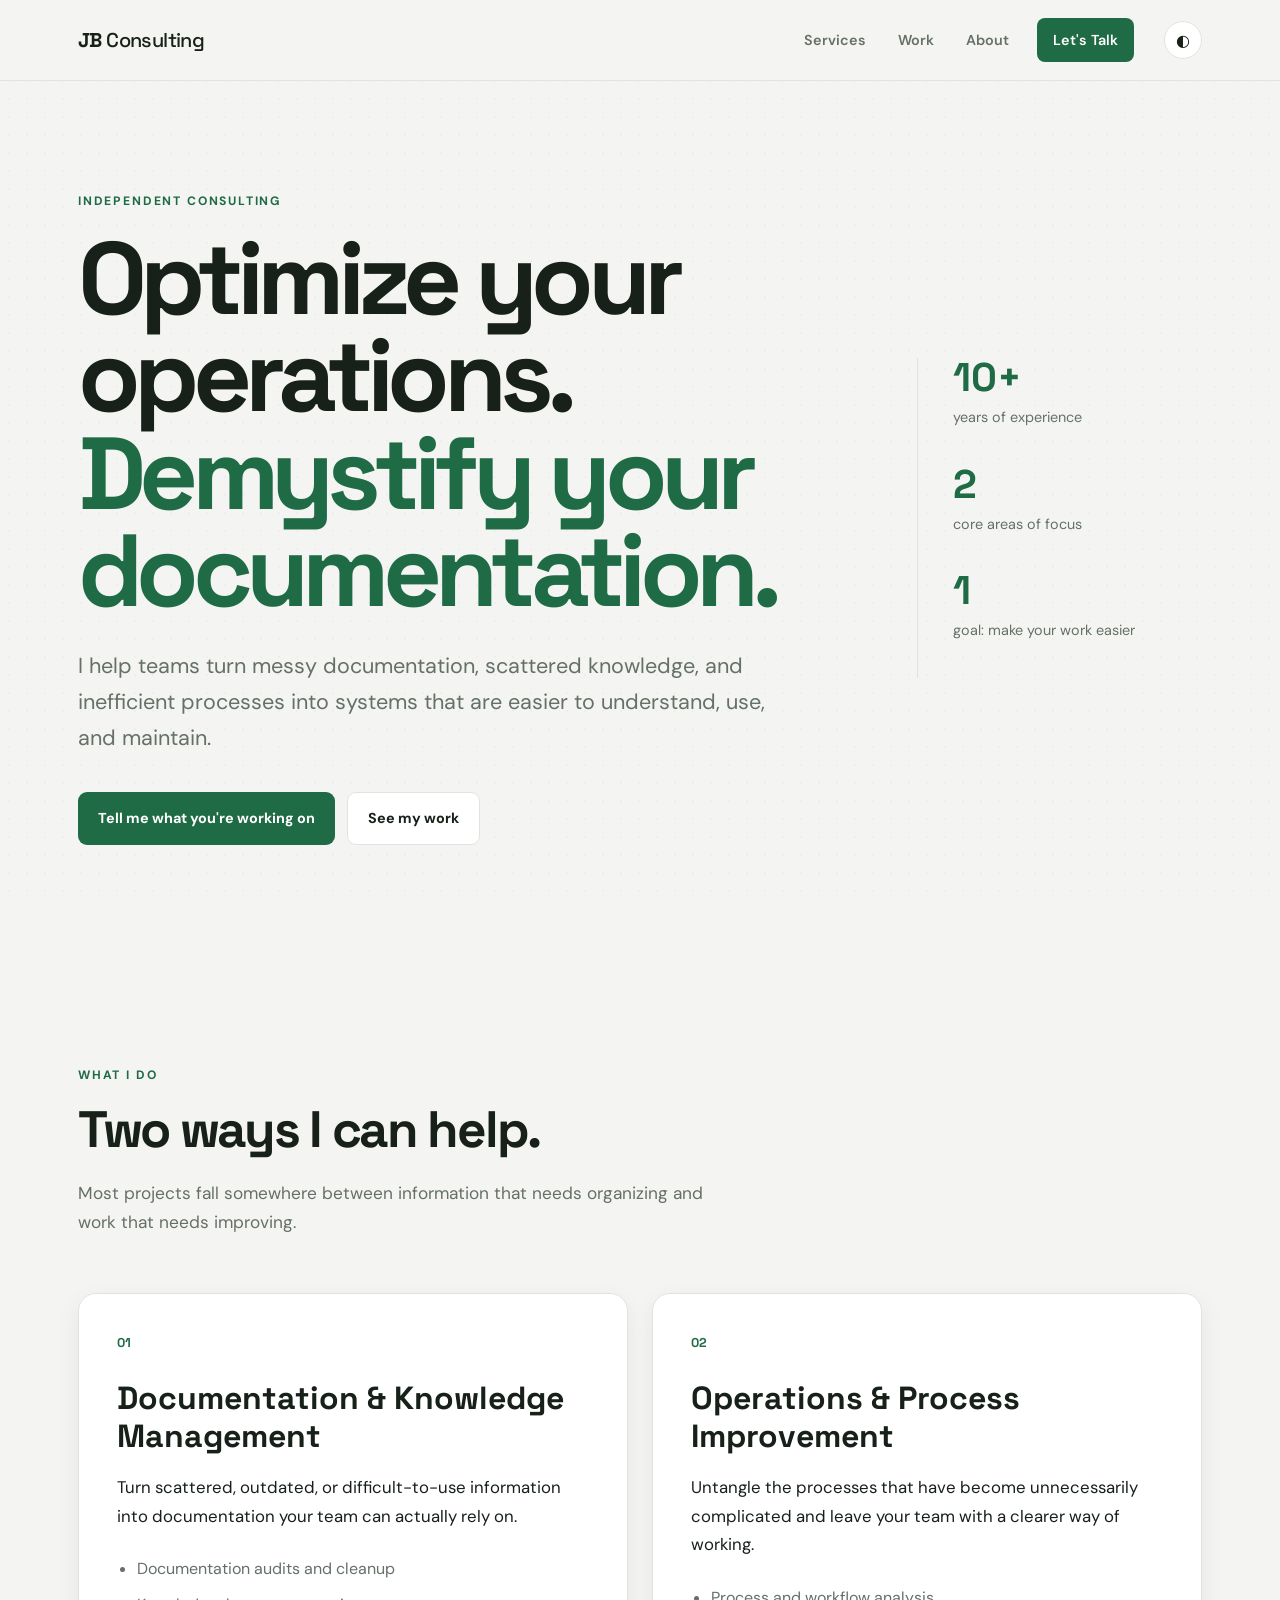
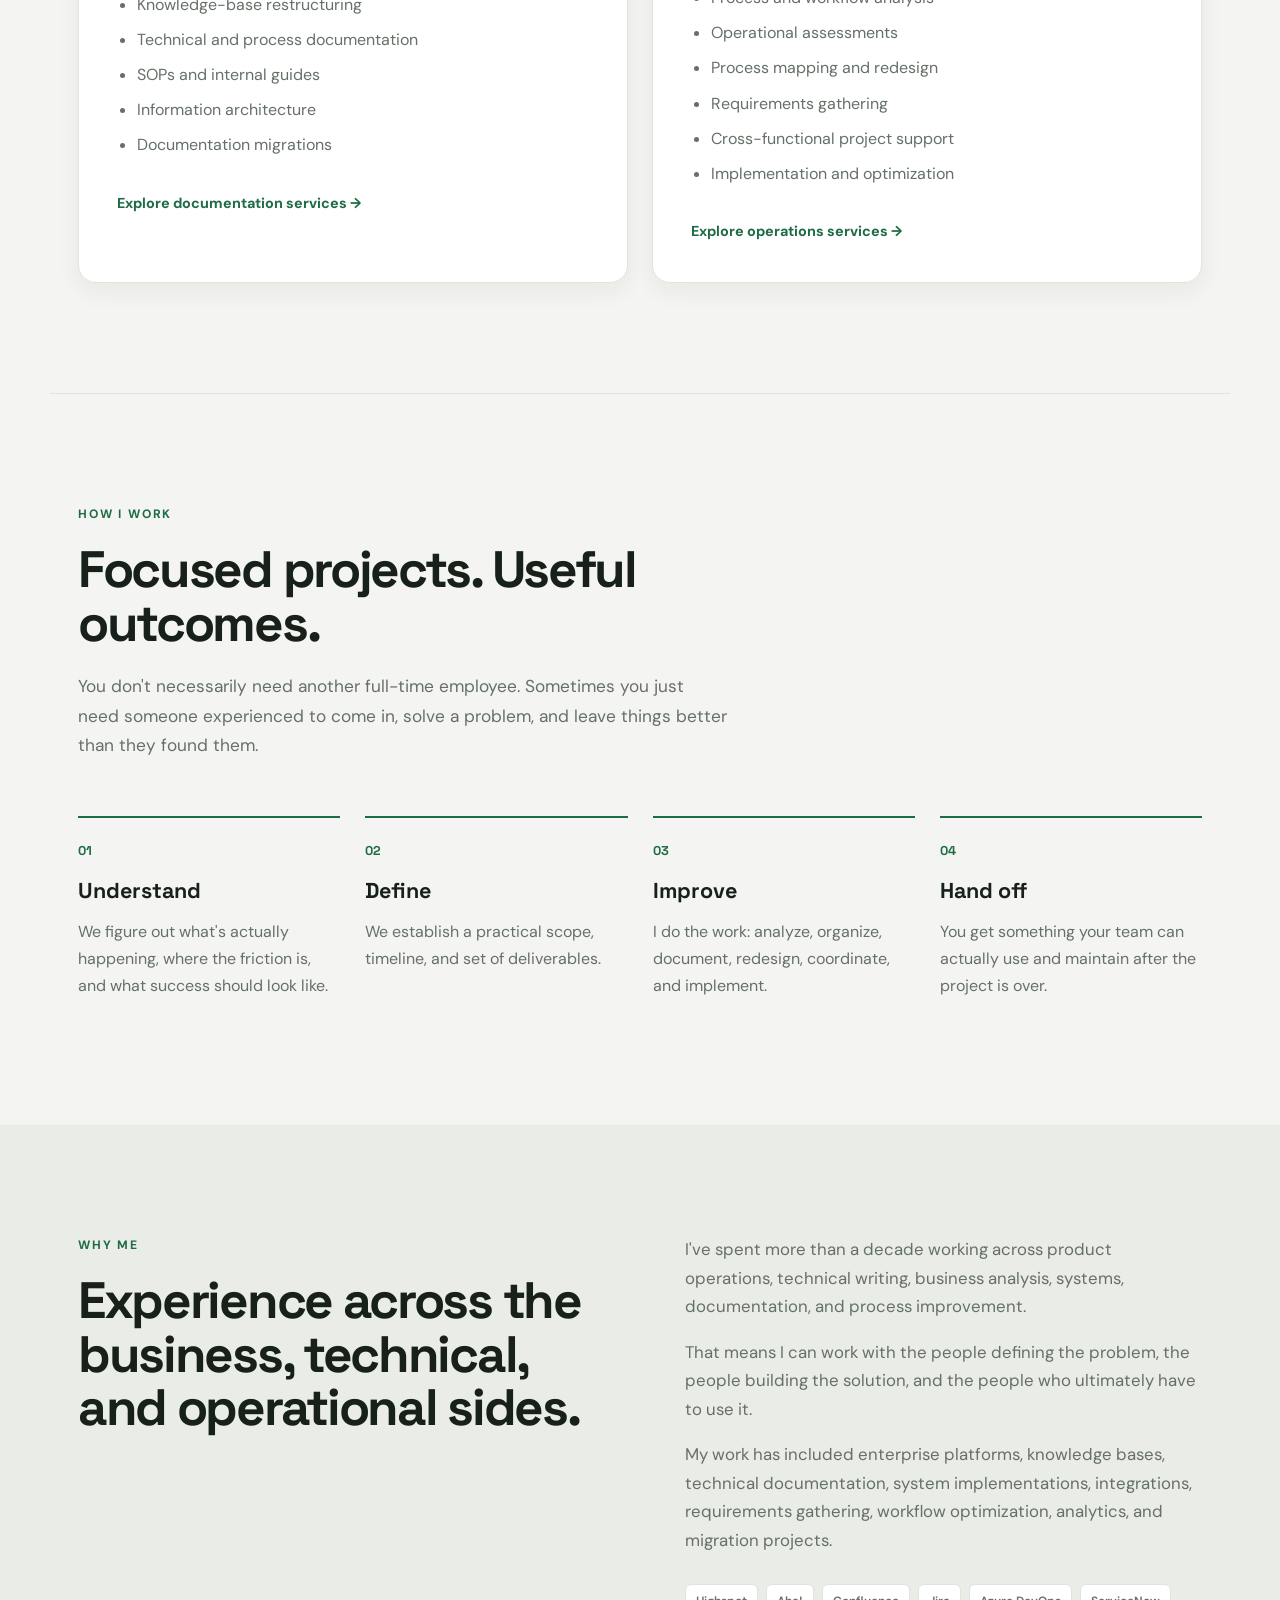
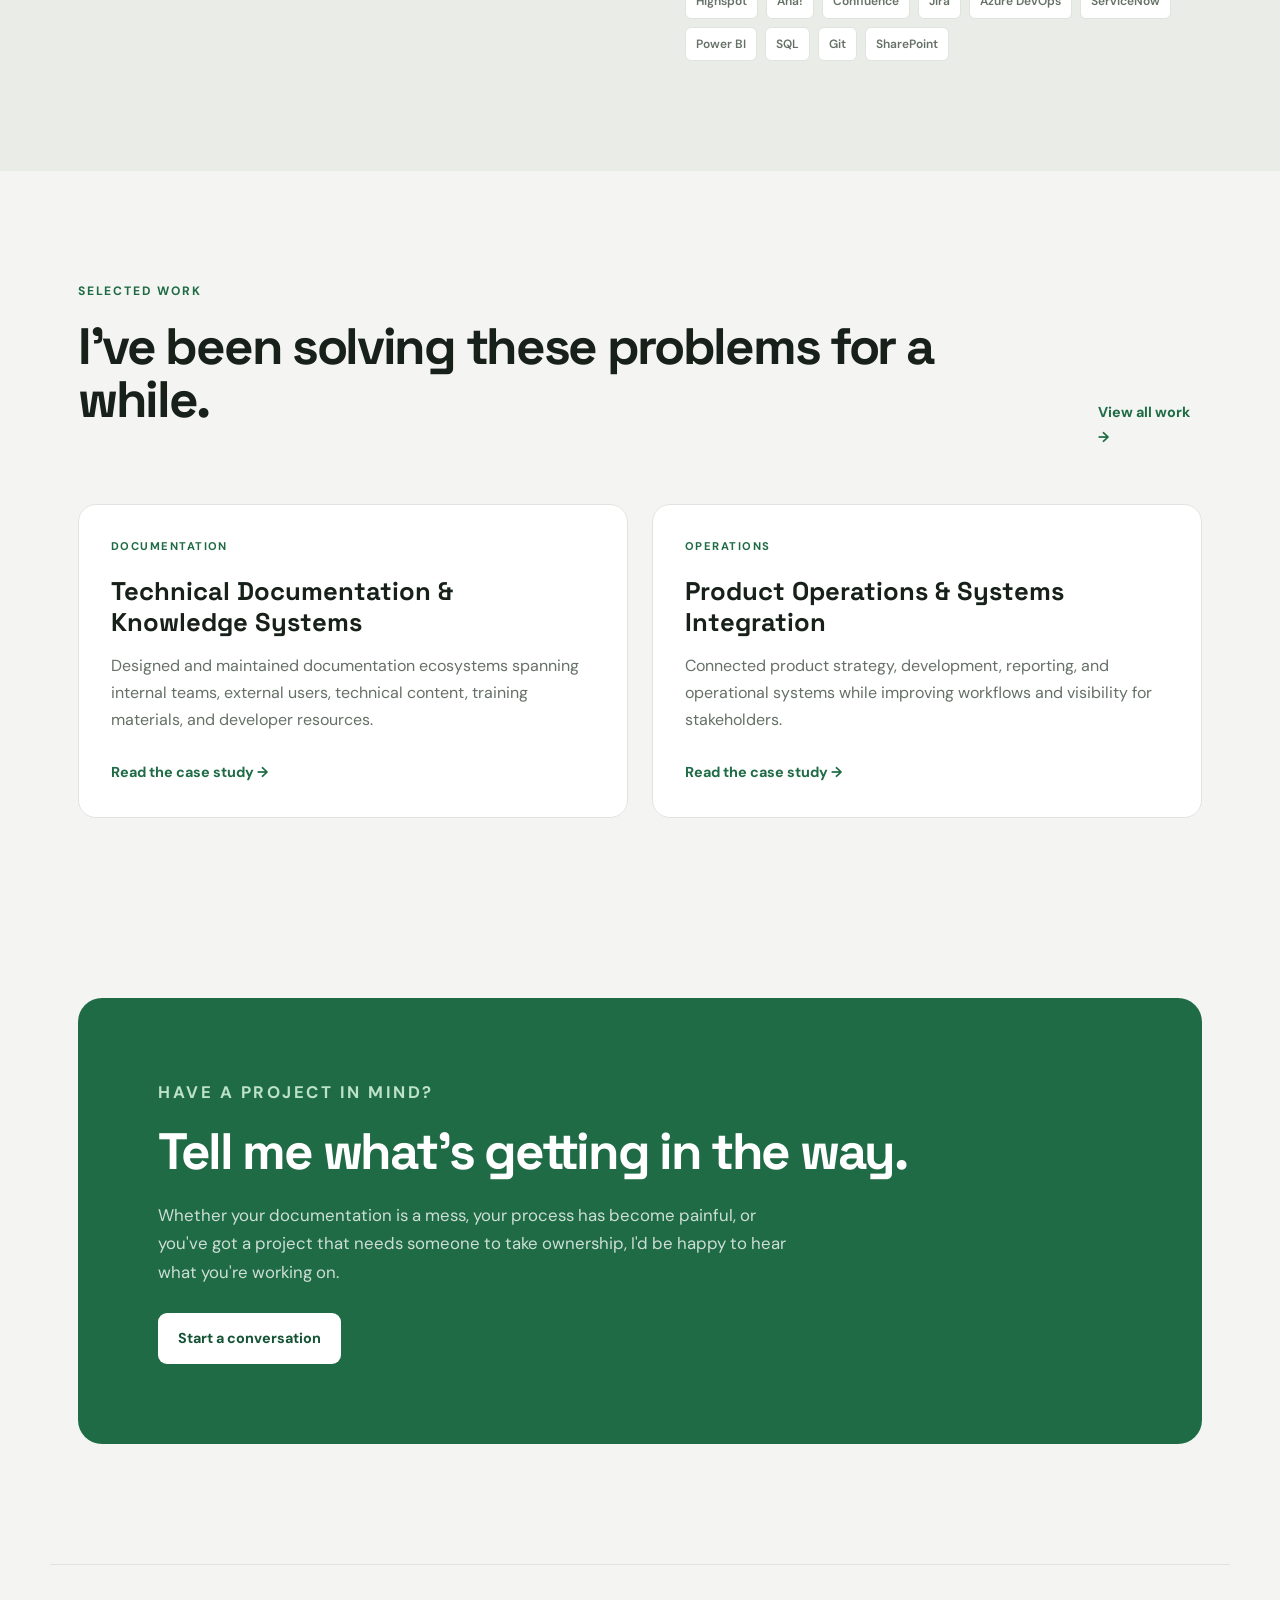
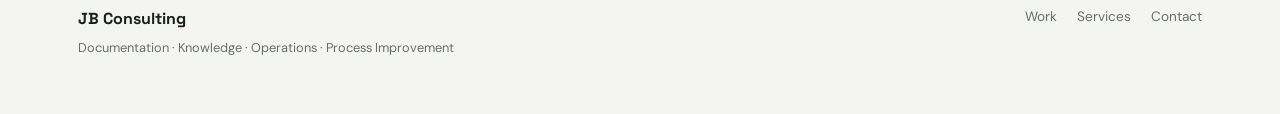
<file: index.html>
<!doctype html>
<html lang="en">
<head>
  <meta charset="utf-8">

  <meta name="viewport" content="width=device-width, initial-scale=1">

  <meta
    name="description"
    content="BowerUp helps teams improve documentation, knowledge systems, processes, and operations through focused consulting and project-based work."
  >

  <title>BowerUp Solutions | Jacob Bowermaster</title>

  <link rel="stylesheet" href="styles.css">

  <link rel="preconnect" href="https://fonts.googleapis.com">
  <link rel="preconnect" href="https://fonts.gstatic.com" crossorigin>

  <link
    href="https://fonts.googleapis.com/css2?family=DM+Sans:wght@400;500;600;700&family=Space+Grotesk:wght@500;600;700&display=swap"
    rel="stylesheet"
  >
</head>

<body>

  <!-- NAVIGATION -->
  <nav class="top-nav">
    <div class="nav-inner">

      <a class="brand" href="index.html">
        JB<span> Consulting</span>
      </a>

      <div class="nav-links">
        <a href="#services">Services</a>
        <a href="portfolio/index.html">Work</a>
        <a href="#about">About</a>
        <a href="#contact" class="nav-cta">Let's Talk</a>
      </div>

      <button
        id="themeToggle"
        class="theme-toggle"
        aria-label="Toggle dark mode"
        title="Toggle dark mode"
      >
        ◐
      </button>

    </div>
  </nav>


  <main>

    <!-- HERO -->
    <section class="hero section">
      <div class="hero-content">

        <p class="eyebrow">INDEPENDENT CONSULTING</p>

        <h1>
          Optimize your operations.
          <span>Demystify your documentation.</span>
        </h1>

        <p class="hero-text">
          I help teams turn messy documentation, scattered knowledge,
          and inefficient processes into systems that are easier to
          understand, use, and maintain.
        </p>

        <div class="hero-actions">
          <a href="#contact" class="button button-primary">
            Tell me what you're working on
          </a>

          <a href="portfolio/index.html" class="button button-secondary">
            See my work
          </a>
        </div>

      </div>

      <div class="hero-aside">
        <div class="hero-stat">
          <strong>10+</strong>
          <span>years of experience</span>
        </div>

        <div class="hero-stat">
          <strong>2</strong>
          <span>core areas of focus</span>
        </div>

        <div class="hero-stat">
          <strong>1</strong>
          <span>goal: make your work easier</span>
        </div>
      </div>
    </section>


    <!-- SERVICES -->
    <section id="services" class="section">

      <div class="section-heading">
        <p class="eyebrow">WHAT I DO</p>
        <h2>Two ways I can help.</h2>
        <p>
          Most projects fall somewhere between information that needs
          organizing and work that needs improving.
        </p>
      </div>


      <div class="service-grid">

        <!-- SERVICE 1 -->
        <article class="service-card">

          <div class="service-number">01</div>

          <h3>Documentation &amp; Knowledge Management</h3>

          <p class="service-lead">
            Turn scattered, outdated, or difficult-to-use information
            into documentation your team can actually rely on.
          </p>

          <ul>
            <li>Documentation audits and cleanup</li>
            <li>Knowledge-base restructuring</li>
            <li>Technical and process documentation</li>
            <li>SOPs and internal guides</li>
            <li>Information architecture</li>
            <li>Documentation migrations</li>
          </ul>

          <a href="services/index.html#documentation" class="text-link">
            Explore documentation services →
          </a>

        </article>


        <!-- SERVICE 2 -->
        <article class="service-card">

          <div class="service-number">02</div>

          <h3>Operations &amp; Process Improvement</h3>

          <p class="service-lead">
            Untangle the processes that have become unnecessarily
            complicated and leave your team with a clearer way of working.
          </p>

          <ul>
            <li>Process and workflow analysis</li>
            <li>Operational assessments</li>
            <li>Process mapping and redesign</li>
            <li>Requirements gathering</li>
            <li>Cross-functional project support</li>
            <li>Implementation and optimization</li>
          </ul>

          <a href="services/index.html#operations" class="text-link">
            Explore operations services →
          </a>

        </article>

      </div>

    </section>


    <!-- HOW I WORK -->
    <section class="section process-section">

      <div class="section-heading">
        <p class="eyebrow">HOW I WORK</p>
        <h2>Focused projects. Useful outcomes.</h2>
        <p>
          You don't necessarily need another full-time employee.
          Sometimes you just need someone experienced to come in,
          solve a problem, and leave things better than they found them.
        </p>
      </div>


      <div class="process-grid">

        <div class="process-step">
          <span>01</span>
          <h3>Understand</h3>
          <p>
            We figure out what's actually happening, where the friction
            is, and what success should look like.
          </p>
        </div>

        <div class="process-step">
          <span>02</span>
          <h3>Define</h3>
          <p>
            We establish a practical scope, timeline, and set of
            deliverables.
          </p>
        </div>

        <div class="process-step">
          <span>03</span>
          <h3>Improve</h3>
          <p>
            I do the work: analyze, organize, document, redesign,
            coordinate, and implement.
          </p>
        </div>

        <div class="process-step">
          <span>04</span>
          <h3>Hand off</h3>
          <p>
            You get something your team can actually use and maintain
            after the project is over.
          </p>
        </div>

      </div>

    </section>


    <!-- CREDIBILITY -->
    <section id="about" class="section credibility-section">

      <div class="credibility-content">

        <div>
          <p class="eyebrow">WHY ME</p>

          <h2>
            Experience across the business,
            technical, and operational sides.
          </h2>
        </div>

        <div class="credibility-copy">

          <p>
            I've spent more than a decade working across product
            operations, technical writing, business analysis, systems,
            documentation, and process improvement.
          </p>

          <p>
            That means I can work with the people defining the problem,
            the people building the solution, and the people who
            ultimately have to use it.
          </p>

          <p>
            My work has included enterprise platforms, knowledge bases,
            technical documentation, system implementations,
            integrations, requirements gathering, workflow optimization,
            analytics, and migration projects.
          </p>

          <div class="tool-list">
            <span>Highspot</span>
            <span>Aha!</span>
            <span>Confluence</span>
            <span>Jira</span>
            <span>Azure DevOps</span>
            <span>ServiceNow</span>
            <span>Power BI</span>
            <span>SQL</span>
            <span>Git</span>
            <span>SharePoint</span>
          </div>

        </div>

      </div>

    </section>


    <!-- WORK -->
    <section class="section work-preview">

      <div class="section-heading split-heading">

        <div>
          <p class="eyebrow">SELECTED WORK</p>
          <h2>I've been solving these problems for a while.</h2>
        </div>

        <a href="portfolio/index.html" class="text-link">
          View all work →
        </a>

      </div>


      <div class="work-grid">

        <article class="work-card">
          <div class="work-category">DOCUMENTATION</div>

          <h3>Technical Documentation &amp; Knowledge Systems</h3>

          <p>
            Designed and maintained documentation ecosystems spanning
            internal teams, external users, technical content,
            training materials, and developer resources.
          </p>

          <a href="portfolio/index.html" class="text-link">
            Read the case study →
          </a>
        </article>


        <article class="work-card">
          <div class="work-category">OPERATIONS</div>

          <h3>Product Operations &amp; Systems Integration</h3>

          <p>
            Connected product strategy, development, reporting, and
            operational systems while improving workflows and visibility
            for stakeholders.
          </p>

          <a href="portfolio/index.html" class="text-link">
            Read the case study →
          </a>
        </article>

      </div>

    </section>


    <!-- CONTACT -->
    <section id="contact" class="section contact-section">

      <div class="contact-box">

        <p class="eyebrow">HAVE A PROJECT IN MIND?</p>

        <h2>
          Tell me what's getting in the way.
        </h2>

        <p>
          Whether your documentation is a mess, your process has become
          painful, or you've got a project that needs someone to take
          ownership, I'd be happy to hear what you're working on.
        </p>

        <a
          href="mailto:jrbowermaster@gmail.com"
          class="button button-primary"
        >
          Start a conversation
        </a>

      </div>

    </section>

  </main>


  <!-- FOOTER -->
  <footer class="site-footer">

    <div>
      <strong>JB Consulting</strong>
      <p>
        Documentation · Knowledge · Operations · Process Improvement
      </p>
    </div>

    <div class="footer-links">
      <a href="portfolio/index.html">Work</a>
      <a href="services/index.html">Services</a>
      <a href="#contact">Contact</a>
    </div>

  </footer>


  <!-- DARK MODE -->
  <script>

    const toggle = document.getElementById("themeToggle");

    toggle.addEventListener("click", () => {

      document.body.classList.toggle("dark");

      if (document.body.classList.contains("dark")) {
        localStorage.setItem("theme", "dark");
        toggle.textContent = "☀";
      } else {
        localStorage.setItem("theme", "light");
        toggle.textContent = "◐";
      }

    });


    const savedTheme = localStorage.getItem("theme");

    if (savedTheme === "dark") {
      document.body.classList.add("dark");
      toggle.textContent = "☀";
    }

  </script>

</body>
</html>
</file>
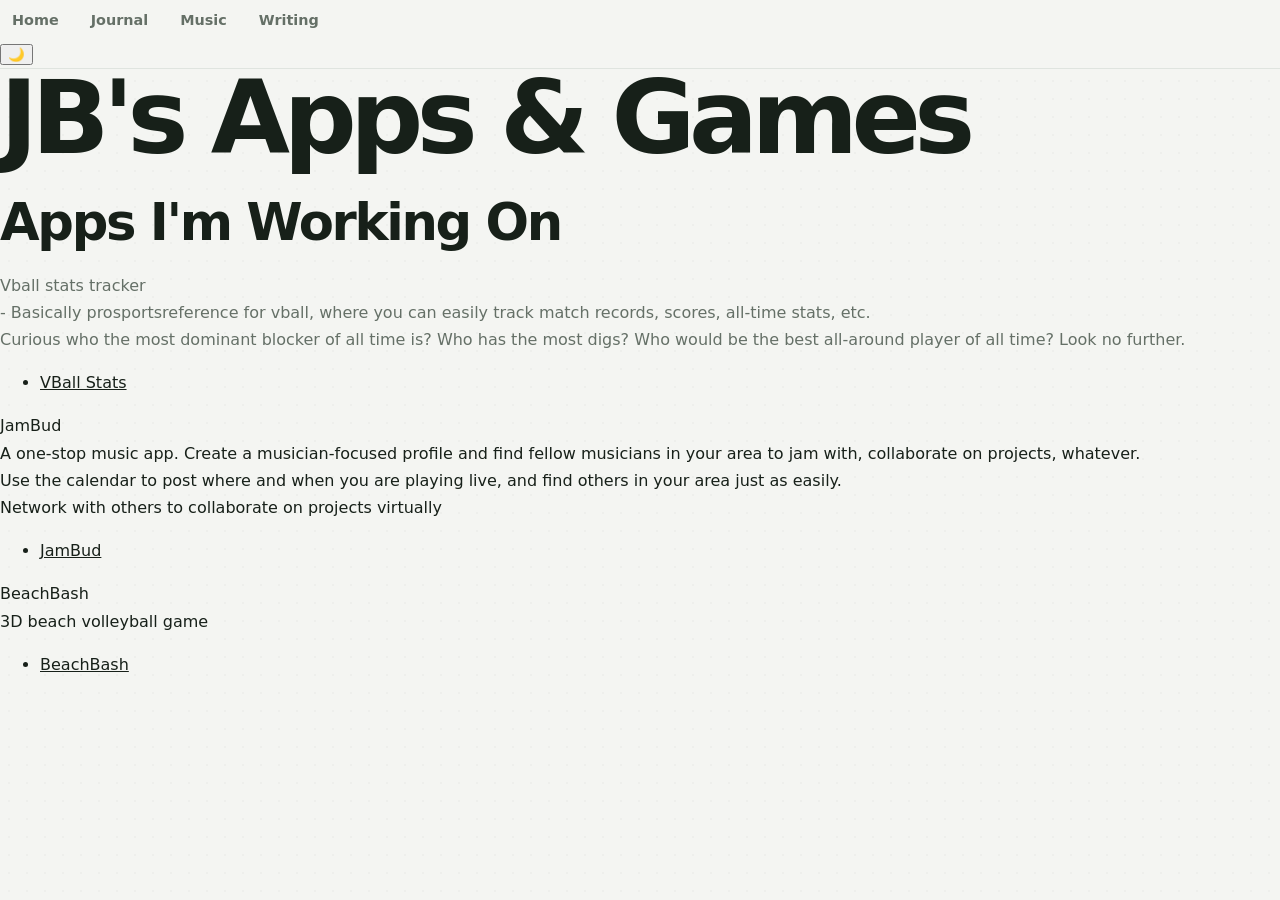
<file: apps/index.html>
<!doctype html>
<html>
<head>
  <meta charset="utf-8">
  <title>My Journal</title>

  <link rel="stylesheet" href="../styles.css">

  <link rel="preconnect" href="https://fonts.googleapis.com">
  <link rel="preconnect" href="https://fonts.gstatic.com" crossorigin>

  <link href="https://fonts.googleapis.com/css2?family=Inter:wght@400;500;600;700&display=swap" rel="stylesheet">
</head>

<body>
  
<nav class="top-nav">
  <div class="nav-links">
    <a href="../index.html">Home</a>
    <a href="../journal/index.html">Journal</a>
    <a href="../music/index.html">Music</a>
    <a href="../writing/index.html">Writing</a>
  </div>

  <button id="themeToggle">🌙</button>
</nav>

<div class="container">

  <h1>JB's Apps & Games</h1>

  <div class="card">
    <h2>Apps I'm Working On</h2>
    <p>
      Vball stats tracker<br>

      - Basically prosportsreference for vball, where you can easily track match records, scores, all-time stats, etc.<br>

      Curious who the most dominant blocker of all time is? Who has the most digs? Who would be the best all-around player of all time? Look no further.

      <ul>
      <li><a href="journal/index.html">VBall Stats</a></li>
    </ul>
      
      JamBud <br>
    
    A one-stop music app. Create a musician-focused profile and find fellow musicians in your area to jam with, collaborate on projects, whatever. <br>
    
    Use the calendar to post where and when you are playing live, and find others in your area just as easily.<br>
    
    Network with others to collaborate on projects virtually

    <ul>
      <li><a href="journal/index.html">JamBud</a></li>
    </ul>
      
      BeachBash <br>
    
      3D beach volleyball game
    </p>

    <ul>
      <li><a href="journal/index.html">BeachBash</a></li>
    </ul>
    
  </div>

</div>

  <!--MAKES THE DARK MODE BUTTON WORK -->
  <script>
  const toggle = document.getElementById("themeToggle");

  toggle.addEventListener("click", () => {
    document.body.classList.toggle("dark");

    // optional: remember choice
    if (document.body.classList.contains("dark")) {
      localStorage.setItem("theme", "dark");
      toggle.textContent = "☀️";
    } else {
      localStorage.setItem("theme", "light");
      toggle.textContent = "🌙";
    }
  });

  // load saved theme on page load
  const saved = localStorage.getItem("theme");

  if (saved === "dark") {
    document.body.classList.add("dark");
    toggle.textContent = "☀️";
  }
</script>
  
<!-- SAMPLE SECTION
  <div class="post">
  <h2>Welcome</h2>
  <div class="date">June 3, 2026</div>
  <p>This is my first post. It feels good to start.</p>

  <ul>
  <li><a href="january/index.html">January</a></li>
</ul>
</div>
-->
  
</body>
  
</html>
</file>
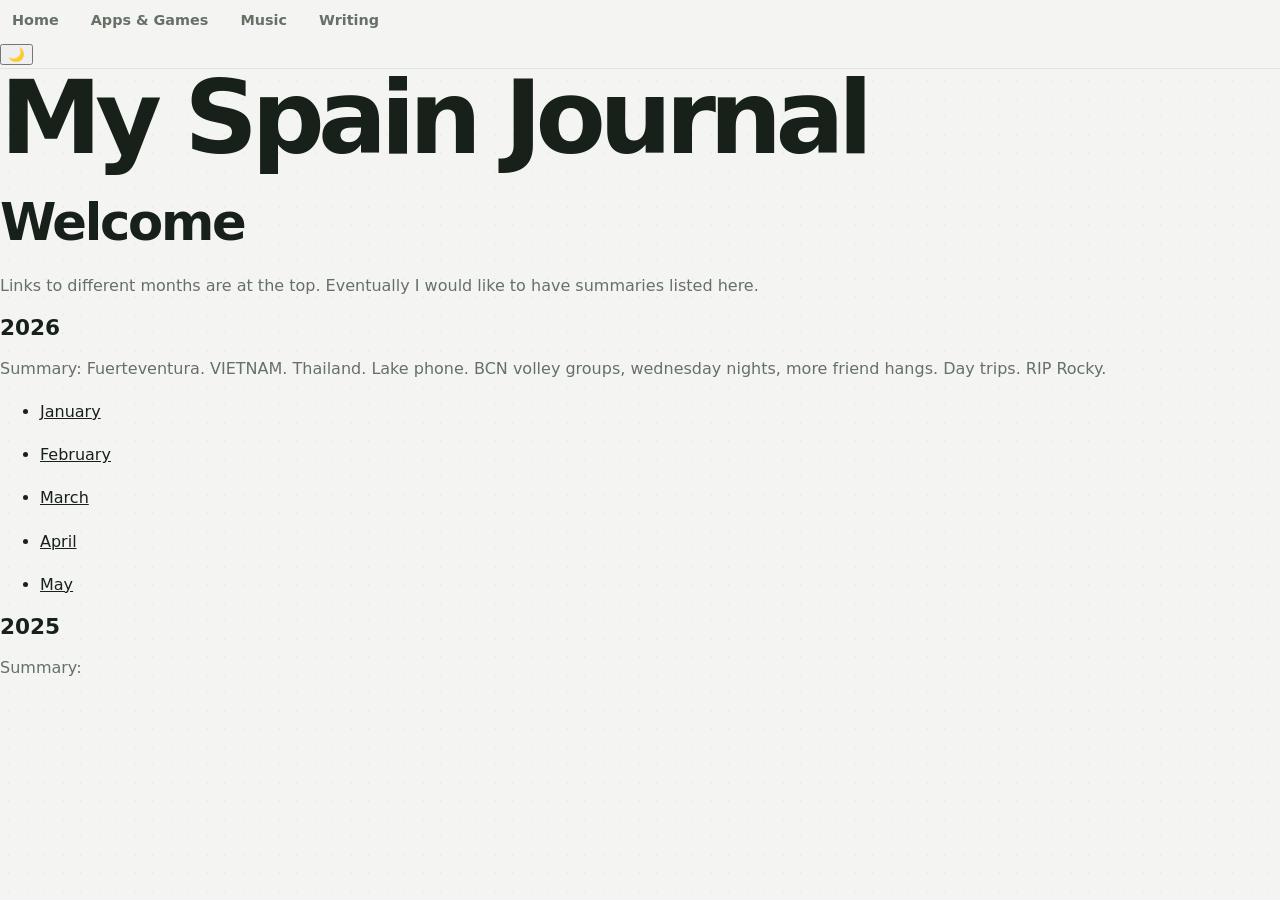
<file: journal/index.html>
<!doctype html>
<html>
<head>
  <meta charset="utf-8">
  <title>JB's Spain Journal</title>

  <link rel="stylesheet" href="../styles.css">

  <link rel="preconnect" href="https://fonts.googleapis.com">
  <link rel="preconnect" href="https://fonts.gstatic.com" crossorigin>

  <link href="https://fonts.googleapis.com/css2?family=Inter:wght@400;500;600;700&display=swap" rel="stylesheet">
</head>

<body>

<nav class="top-nav">
  <div class="nav-links">
    <a href="../index.html">Home</a>
    <a href="../apps/index.html">Apps & Games</a>
    <a href="../music/index.html">Music</a>
    <a href="../writing/index.html">Writing</a>

  </div>

  <button id="themeToggle">🌙</button>
</nav>

<div class="container">

  <h1>My Spain Journal</h1>

  <div class="card">
    <h2>Welcome</h2>
    <p>
      Links to different months are at the top. Eventually I would like to have summaries listed here.
    </p>

    <h3>2026</h3>
    <p>
    Summary: Fuerteventura. VIETNAM. Thailand. Lake phone. BCN volley groups, wednesday nights, more friend hangs. Day trips. RIP Rocky. <br>
    </p>
    
    <ul>
      <li><a href="2026months/january.html">January</a></li>
    </ul>
    
    <ul>
      <li><a href="2026months/february.html">February</a></li>
    </ul>

    <ul>
      <li><a href="2026months/march.html">March</a></li>
    </ul>

    <ul>
      <li><a href="2026months/april.html">April</a></li>
    </ul>

    <ul>
      <li><a href="2026months/may.html">May</a></li>
    </ul>

    <h3>2025</h3>
    <p>
    Summary:<br>
    </p>
    
  </div>

</div>

  <!--MAKES THE DARK MODE BUTTON WORK -->
  <script>
  const toggle = document.getElementById("themeToggle");

  toggle.addEventListener("click", () => {
    document.body.classList.toggle("dark");

    // optional: remember choice
    if (document.body.classList.contains("dark")) {
      localStorage.setItem("theme", "dark");
      toggle.textContent = "☀️";
    } else {
      localStorage.setItem("theme", "light");
      toggle.textContent = "🌙";
    }
  });

  // load saved theme on page load
  const saved = localStorage.getItem("theme");

  if (saved === "dark") {
    document.body.classList.add("dark");
    toggle.textContent = "☀️";
  }
</script>
  
<!-- SAMPLE SECTION
  <div class="post">
  <h2>Welcome</h2>
  <div class="date">June 3, 2026</div>
  <p>This is my first post. It feels good to start.</p>

  <ul>
  <li><a href="january/index.html">January</a></li>
</ul>
</div>
-->
  
</body>
  
</html>
</file>
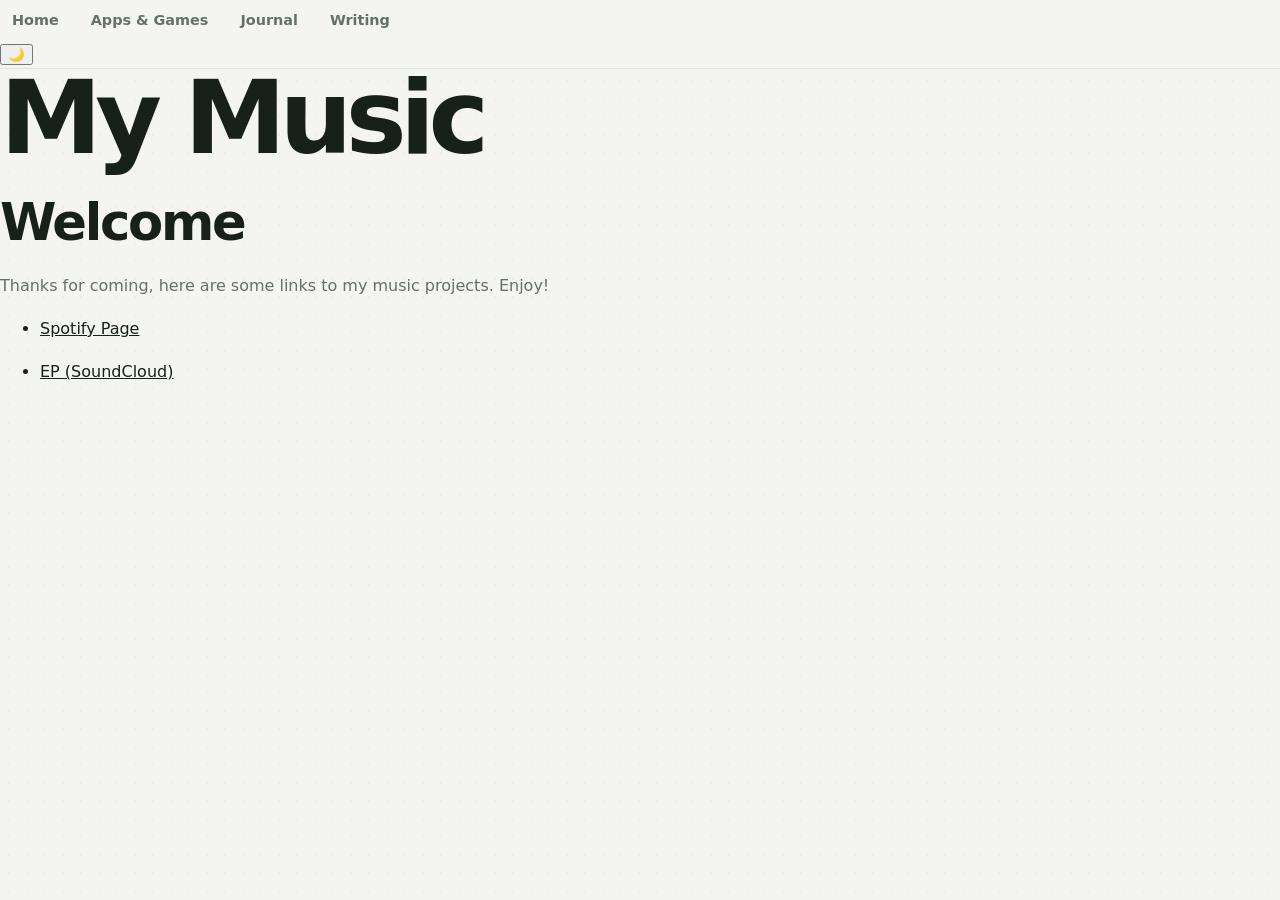
<file: music/index.html>
<!doctype html>
<html>
<head>
  <meta charset="utf-8">
  <title>JB's Music</title>

  <link rel="stylesheet" href="../styles.css">

  <link rel="preconnect" href="https://fonts.googleapis.com">
  <link rel="preconnect" href="https://fonts.gstatic.com" crossorigin>

  <link href="https://fonts.googleapis.com/css2?family=Inter:wght@400;500;600;700&display=swap" rel="stylesheet">
</head>

<body>

<nav class="top-nav">
  <div class="nav-links">
    <a href="../index.html">Home</a>
    <a href="../apps/index.html">Apps & Games</a>
    <a href="../journal/index.html">Journal</a>
    <a href="../writing/index.html">Writing</a>
  </div>

  <button id="themeToggle">🌙</button>
</nav>

<div class="container">

  <h1>My Music</h1>

  <div class="card">
    <h2>Welcome</h2>
    <p>
      Thanks for coming, here are some links to my music projects. Enjoy!
    </p>

    <ul>
      <li><a href="january/index.html">Spotify Page</a></li>
    </ul>
    
    <ul>
      <li><a href="february/index.html">EP (SoundCloud)</a></li>
    </ul>
    
  </div>

</div>

  <!--MAKES THE DARK MODE BUTTON WORK -->
  <script>
  const toggle = document.getElementById("themeToggle");

  toggle.addEventListener("click", () => {
    document.body.classList.toggle("dark");

    // optional: remember choice
    if (document.body.classList.contains("dark")) {
      localStorage.setItem("theme", "dark");
      toggle.textContent = "☀️";
    } else {
      localStorage.setItem("theme", "light");
      toggle.textContent = "🌙";
    }
  });

  // load saved theme on page load
  const saved = localStorage.getItem("theme");

  if (saved === "dark") {
    document.body.classList.add("dark");
    toggle.textContent = "☀️";
  }
</script>
  
<!-- SAMPLE SECTION
  <div class="post">
  <h2>Welcome</h2>
  <div class="date">June 3, 2026</div>
  <p>This is my first post. It feels good to start.</p>

  <ul>
  <li><a href="january/index.html">January</a></li>
</ul>
</div>
-->
  
</body>
  
</html>
</file>
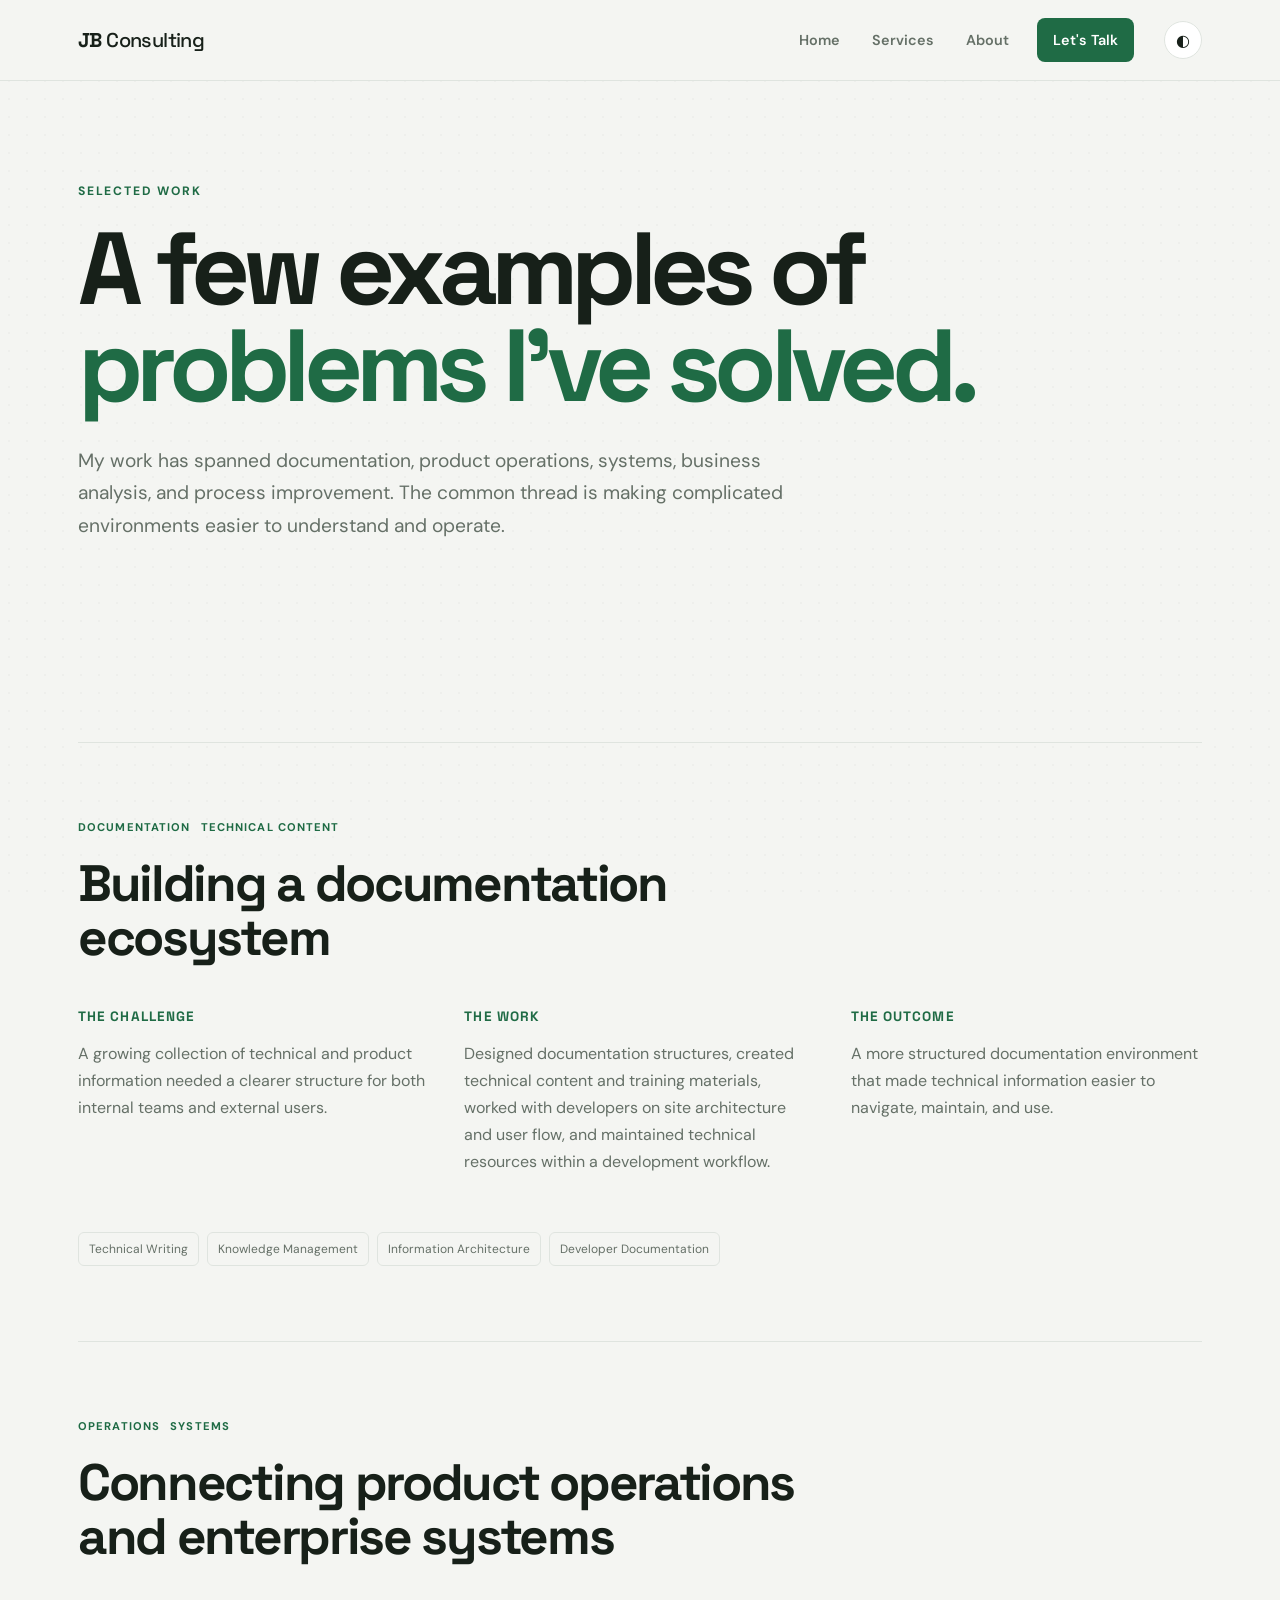
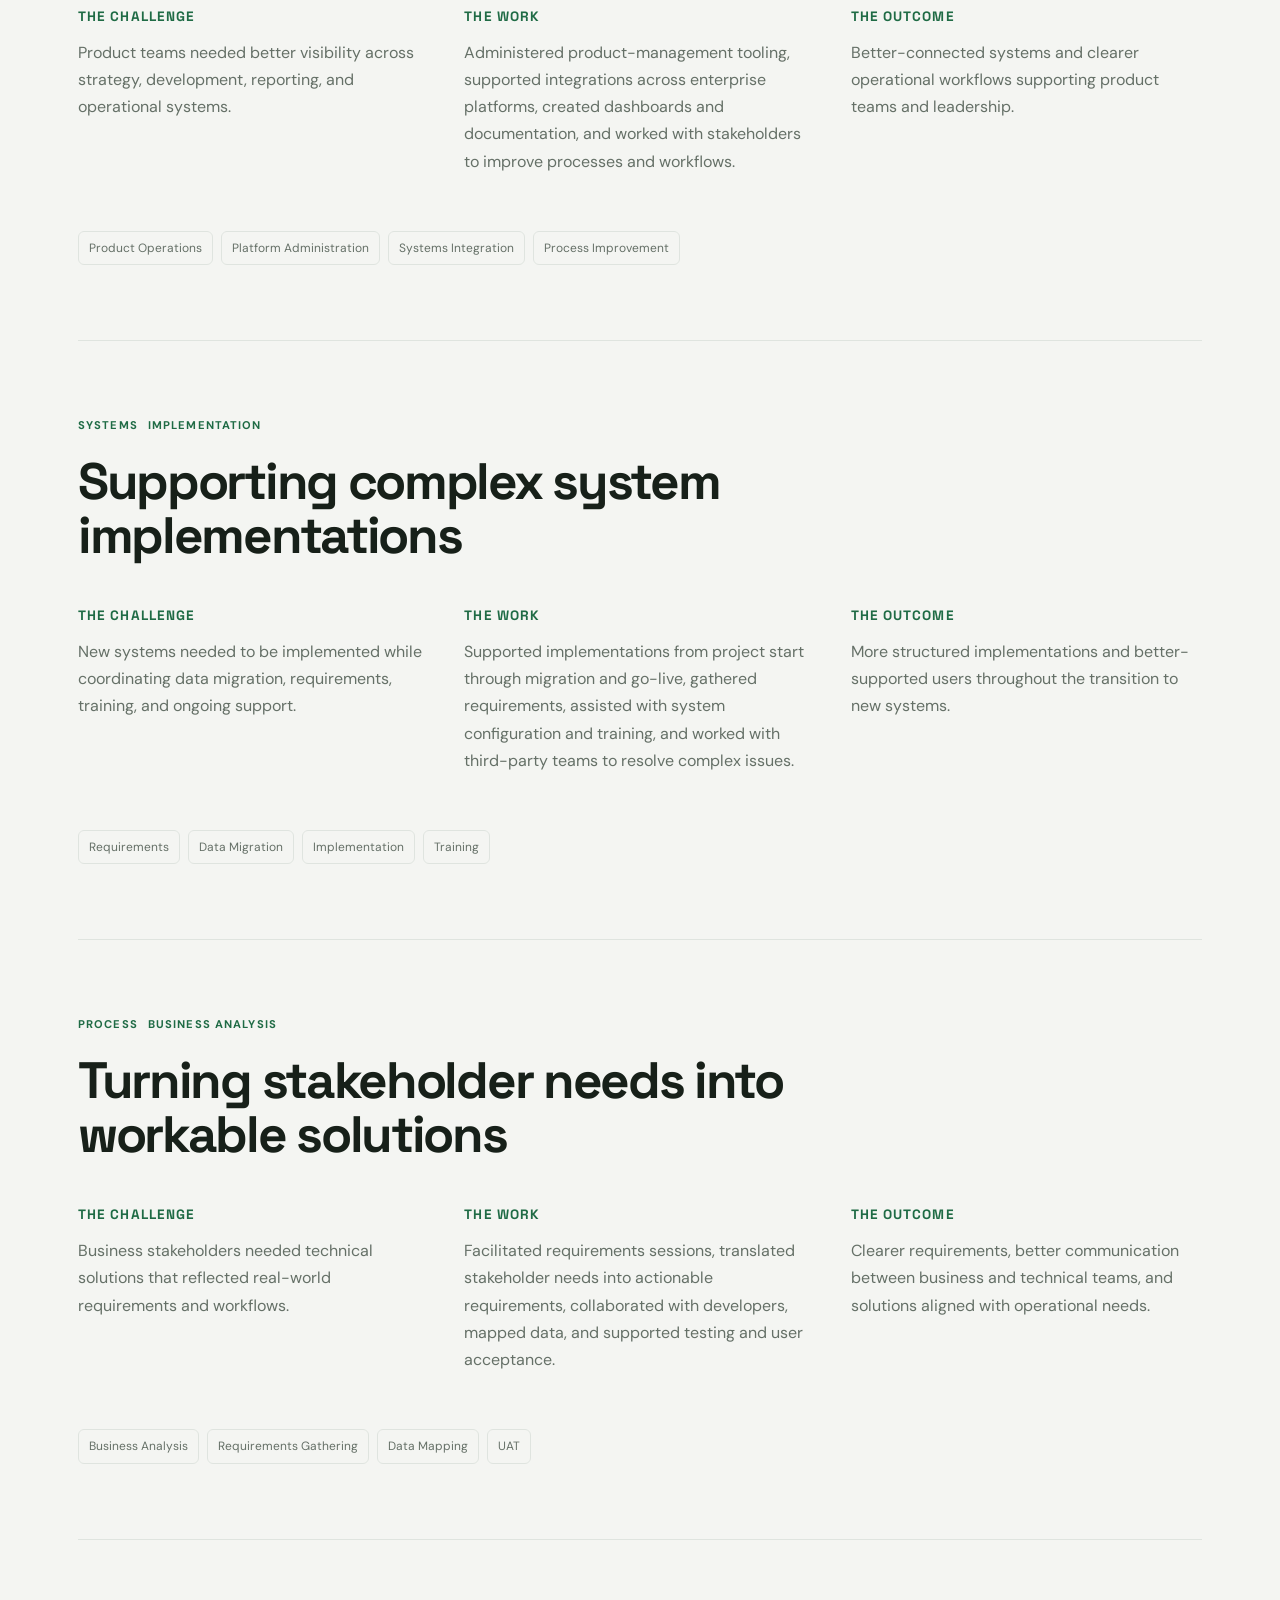
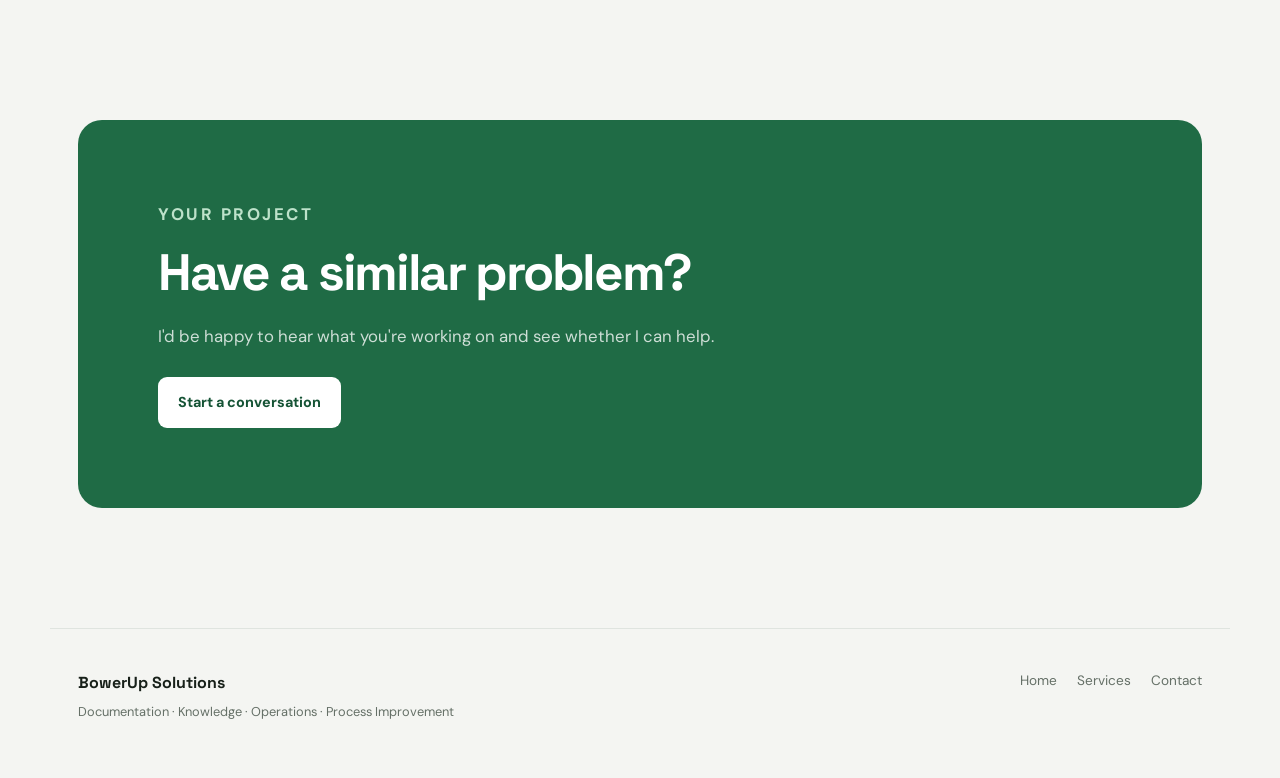
<file: portfolio/index.html>
<!doctype html>
<html lang="en">

<head>

  <meta charset="utf-8">

  <meta
    name="viewport"
    content="width=device-width, initial-scale=1"
  >

  <meta
    name="description"
    content="Selected consulting and operations work by Jacob Bowermaster."
  >

  <title>Work | BowerUp Solutions</title>

  <link rel="stylesheet" href="../styles.css">

  <link rel="preconnect" href="https://fonts.googleapis.com">
  <link rel="preconnect" href="https://fonts.gstatic.com" crossorigin>

  <link
    href="https://fonts.googleapis.com/css2?family=DM+Sans:wght@400;500;600;700&family=Space+Grotesk:wght@500;600;700&display=swap"
    rel="stylesheet"
  >

</head>


<body>

  <nav class="top-nav">

    <div class="nav-inner">

      <a class="brand" href="../index.html">
        JB<span> Consulting</span>
      </a>

      <div class="nav-links">

        <a href="../index.html">
          Home
        </a>

        <a href="../services/index.html">
          Services
        </a>

        <a href="../index.html#about">
          About
        </a>

        <a
          href="mailto:jrbowermaster@gmail.com"
          class="nav-cta"
        >
          Let's Talk
        </a>

      </div>

      <button
        id="themeToggle"
        class="theme-toggle"
        aria-label="Toggle dark mode"
      >
        ◐
      </button>

    </div>

  </nav>


  <main>

    <!-- HERO -->

    <section class="page-hero section">

      <p class="eyebrow">
        SELECTED WORK
      </p>

      <h1>
        A few examples of
        <span>problems I've solved.</span>
      </h1>

      <p class="page-intro">
        My work has spanned documentation, product operations,
        systems, business analysis, and process improvement.
        The common thread is making complicated environments
        easier to understand and operate.
      </p>

    </section>


    <!-- CASE STUDIES -->

    <section class="section case-studies">


      <!-- CASE STUDY 1 -->

      <article class="case-study">

        <div class="case-study-meta">

          <span>
            DOCUMENTATION
          </span>

          <span>
            TECHNICAL CONTENT
          </span>

        </div>


        <h2>
          Building a documentation ecosystem
        </h2>


        <div class="case-study-grid">

          <div>

            <h3>
              The challenge
            </h3>

            <p>
              A growing collection of technical and product
              information needed a clearer structure for both
              internal teams and external users.
            </p>

          </div>


          <div>

            <h3>
              The work
            </h3>

            <p>
              Designed documentation structures, created
              technical content and training materials, worked
              with developers on site architecture and user flow,
              and maintained technical resources within a
              development workflow.
            </p>

          </div>


          <div>

            <h3>
              The outcome
            </h3>

            <p>
              A more structured documentation environment that
              made technical information easier to navigate,
              maintain, and use.
            </p>

          </div>

        </div>


        <div class="case-study-tags">

          <span>Technical Writing</span>
          <span>Knowledge Management</span>
          <span>Information Architecture</span>
          <span>Developer Documentation</span>

        </div>

      </article>


      <!-- CASE STUDY 2 -->

      <article class="case-study">

        <div class="case-study-meta">

          <span>
            OPERATIONS
          </span>

          <span>
            SYSTEMS
          </span>

        </div>


        <h2>
          Connecting product operations and enterprise systems
        </h2>


        <div class="case-study-grid">

          <div>

            <h3>
              The challenge
            </h3>

            <p>
              Product teams needed better visibility across
              strategy, development, reporting, and operational
              systems.
            </p>

          </div>


          <div>

            <h3>
              The work
            </h3>

            <p>
              Administered product-management tooling, supported
              integrations across enterprise platforms, created
              dashboards and documentation, and worked with
              stakeholders to improve processes and workflows.
            </p>

          </div>


          <div>

            <h3>
              The outcome
            </h3>

            <p>
              Better-connected systems and clearer operational
              workflows supporting product teams and leadership.
            </p>

          </div>

        </div>


        <div class="case-study-tags">

          <span>Product Operations</span>
          <span>Platform Administration</span>
          <span>Systems Integration</span>
          <span>Process Improvement</span>

        </div>

      </article>


      <!-- CASE STUDY 3 -->

      <article class="case-study">

        <div class="case-study-meta">

          <span>
            SYSTEMS
          </span>

          <span>
            IMPLEMENTATION
          </span>

        </div>


        <h2>
          Supporting complex system implementations
        </h2>


        <div class="case-study-grid">

          <div>

            <h3>
              The challenge
            </h3>

            <p>
              New systems needed to be implemented while
              coordinating data migration, requirements,
              training, and ongoing support.
            </p>

          </div>


          <div>

            <h3>
              The work
            </h3>

            <p>
              Supported implementations from project start through
              migration and go-live, gathered requirements,
              assisted with system configuration and training,
              and worked with third-party teams to resolve
              complex issues.
            </p>

          </div>


          <div>

            <h3>
              The outcome
            </h3>

            <p>
              More structured implementations and better-supported
              users throughout the transition to new systems.
            </p>

          </div>

        </div>


        <div class="case-study-tags">

          <span>Requirements</span>
          <span>Data Migration</span>
          <span>Implementation</span>
          <span>Training</span>

        </div>

      </article>


      <!-- CASE STUDY 4 -->

      <article class="case-study">

        <div class="case-study-meta">

          <span>
            PROCESS
          </span>

          <span>
            BUSINESS ANALYSIS
          </span>

        </div>


        <h2>
          Turning stakeholder needs into workable solutions
        </h2>


        <div class="case-study-grid">

          <div>

            <h3>
              The challenge
            </h3>

            <p>
              Business stakeholders needed technical solutions
              that reflected real-world requirements and workflows.
            </p>

          </div>


          <div>

            <h3>
              The work
            </h3>

            <p>
              Facilitated requirements sessions, translated
              stakeholder needs into actionable requirements,
              collaborated with developers, mapped data, and
              supported testing and user acceptance.
            </p>

          </div>


          <div>

            <h3>
              The outcome
            </h3>

            <p>
              Clearer requirements, better communication between
              business and technical teams, and solutions aligned
              with operational needs.
            </p>

          </div>

        </div>


        <div class="case-study-tags">

          <span>Business Analysis</span>
          <span>Requirements Gathering</span>
          <span>Data Mapping</span>
          <span>UAT</span>

        </div>

      </article>


    </section>


    <!-- CTA -->

    <section class="section contact-section">

      <div class="contact-box">

        <p class="eyebrow">
          YOUR PROJECT
        </p>

        <h2>
          Have a similar problem?
        </h2>

        <p>
          I'd be happy to hear what you're working on and see
          whether I can help.
        </p>

        <a
          href="mailto:jrbowermaster@gmail.com"
          class="button button-primary"
        >
          Start a conversation
        </a>

      </div>

    </section>

  </main>


  <footer class="site-footer">

    <div>

      <strong>
        BowerUp Solutions
      </strong>

      <p>
        Documentation · Knowledge · Operations · Process Improvement
      </p>

    </div>


    <div class="footer-links">

      <a href="../index.html">
        Home
      </a>

      <a href="../services/index.html">
        Services
      </a>

      <a href="mailto:jrbowermaster@gmail.com">
        Contact
      </a>

    </div>

  </footer>


  <script>

    const toggle =
      document.getElementById("themeToggle");

    toggle.addEventListener("click", () => {

      document.body.classList.toggle("dark");

      if (
        document.body.classList.contains("dark")
      ) {

        localStorage.setItem(
          "theme",
          "dark"
        );

        toggle.textContent = "☀";

      } else {

        localStorage.setItem(
          "theme",
          "light"
        );

        toggle.textContent = "◐";

      }

    });


    const savedTheme =
      localStorage.getItem("theme");

    if (savedTheme === "dark") {

      document.body.classList.add("dark");

      toggle.textContent = "☀";

    }

  </script>

</body>
</html>
</file>
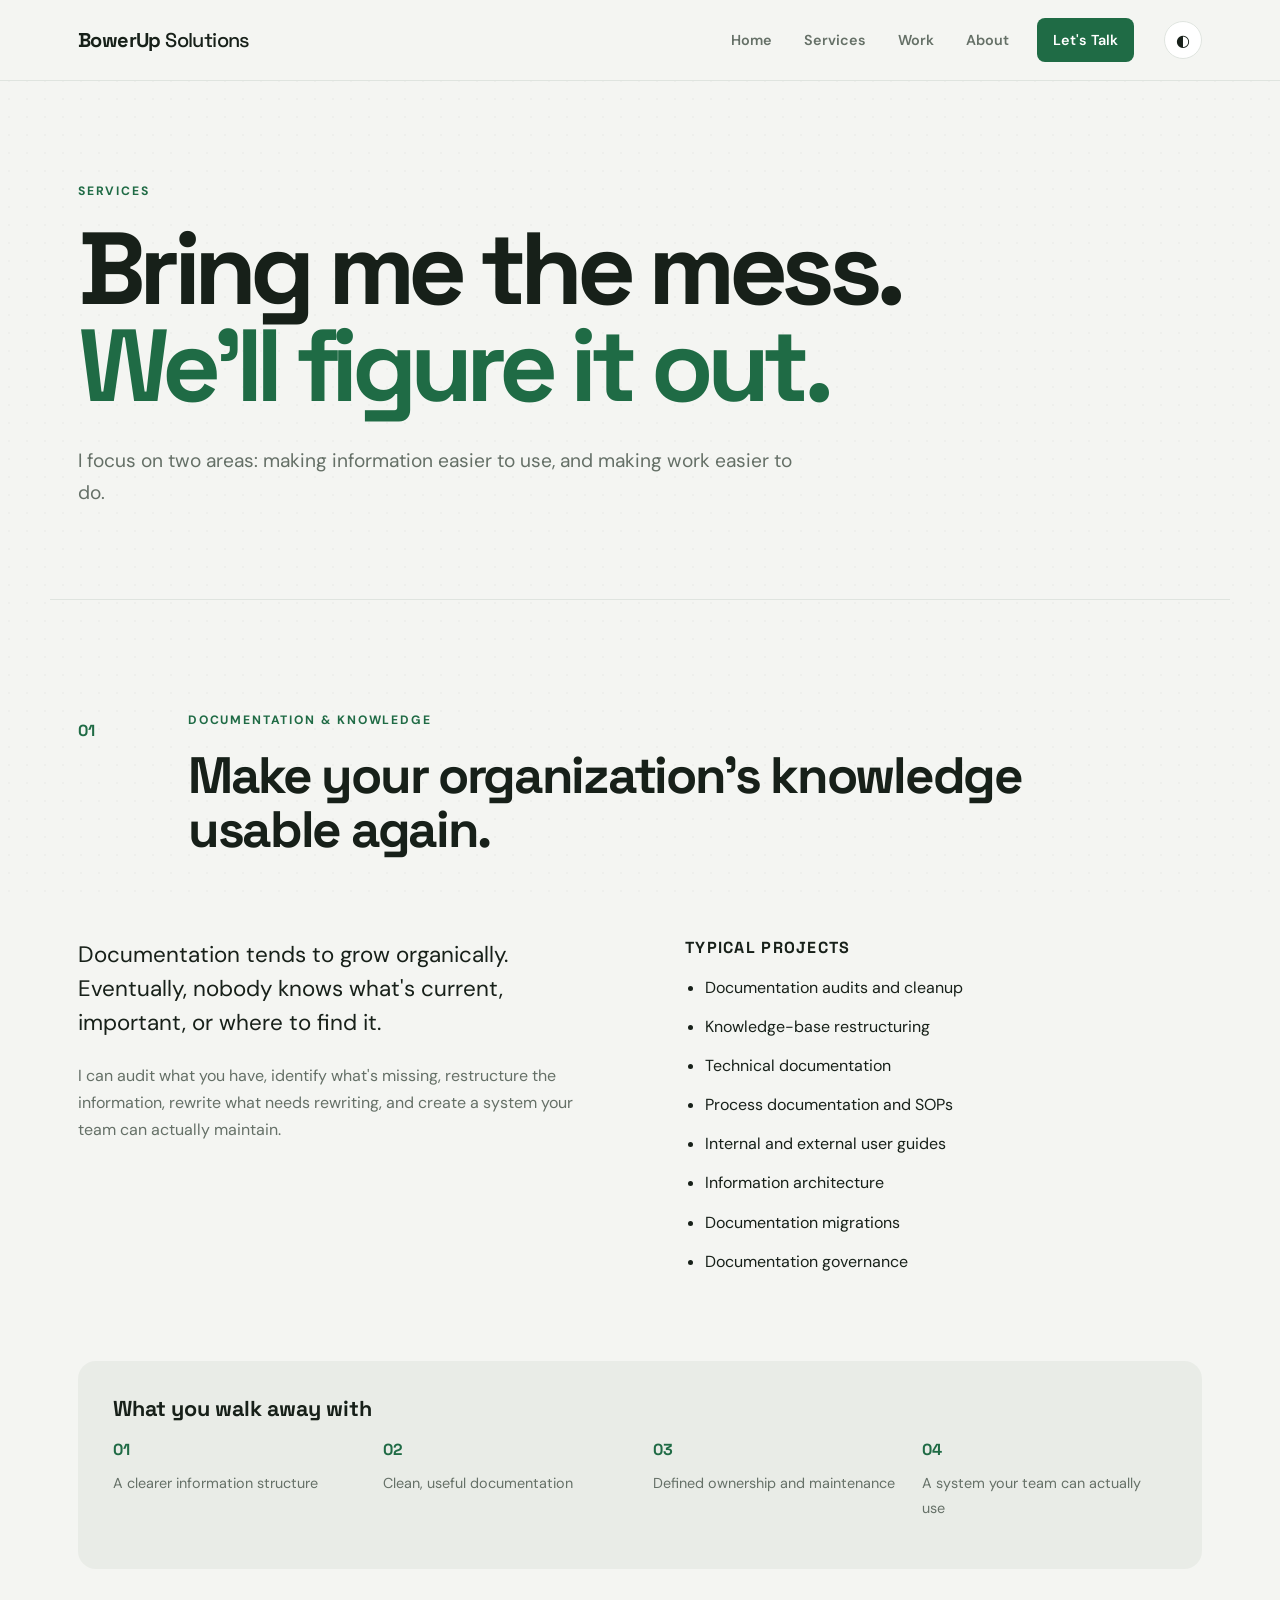
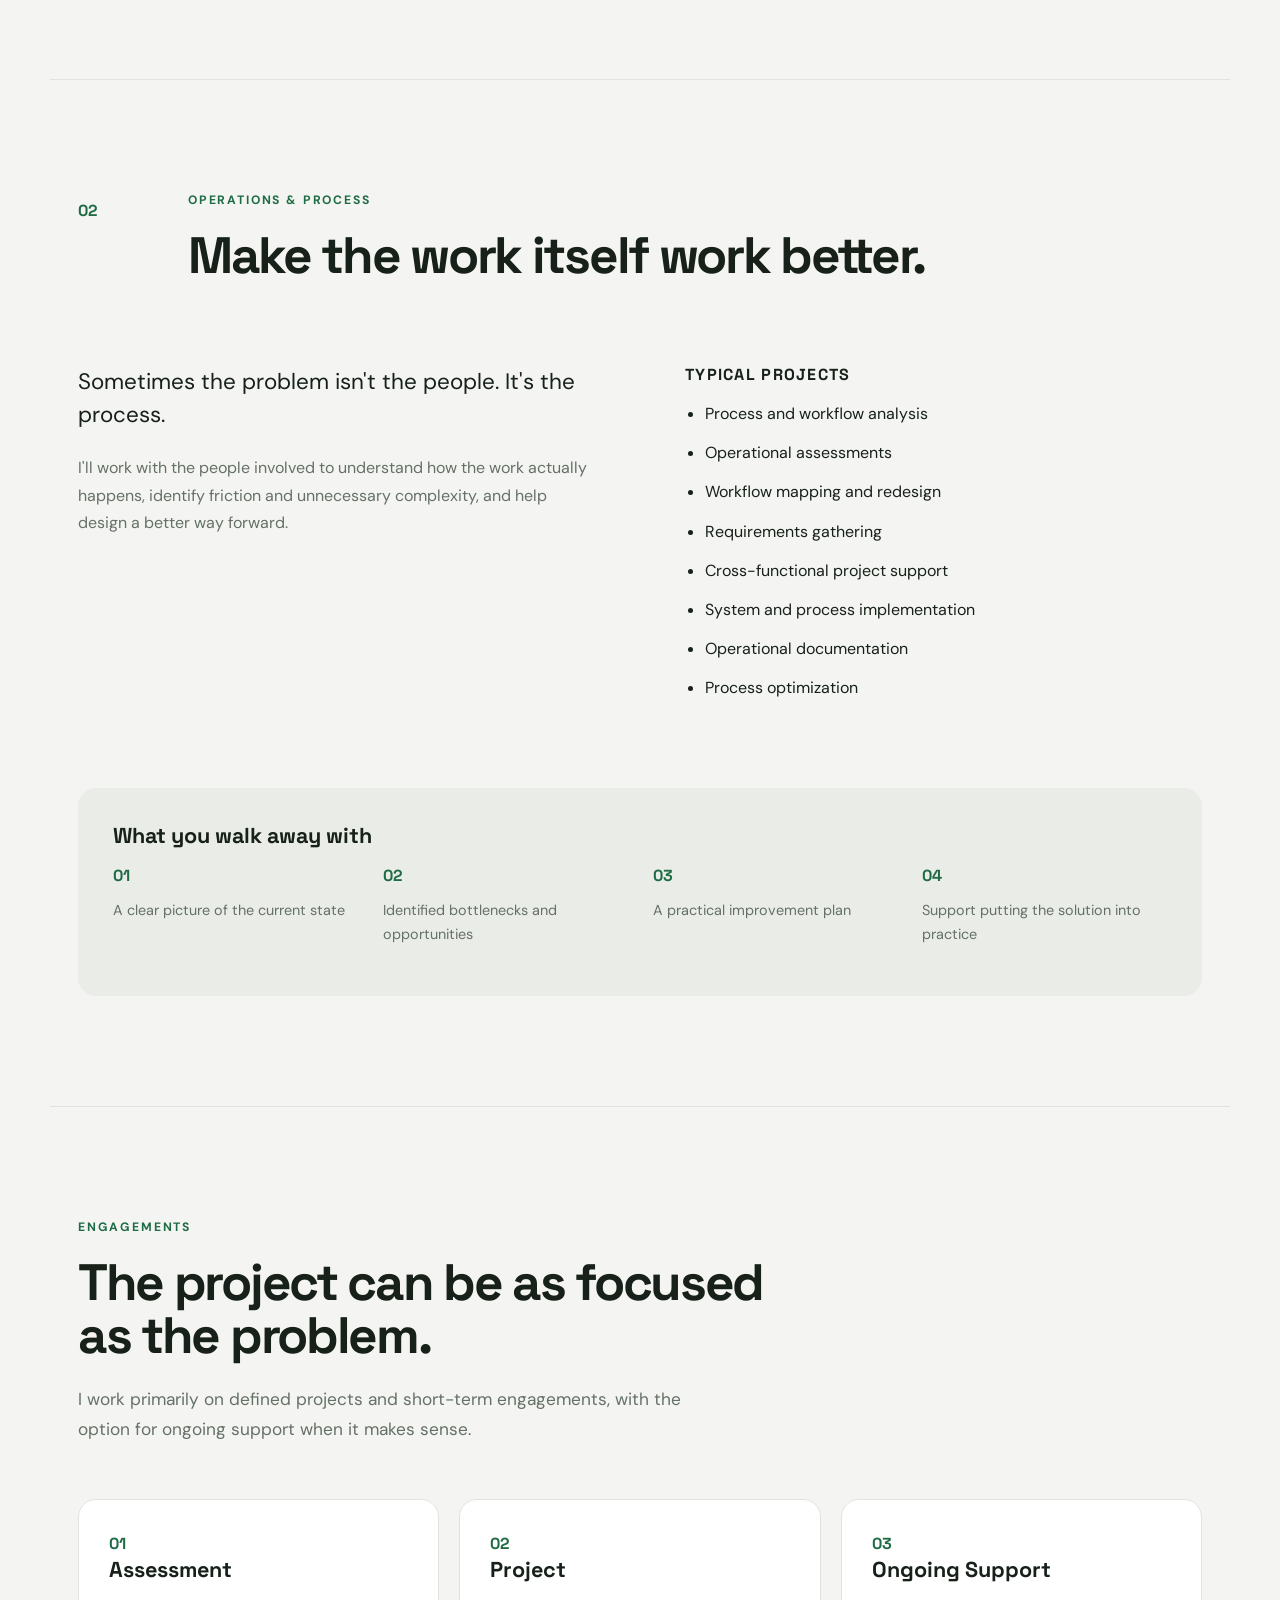
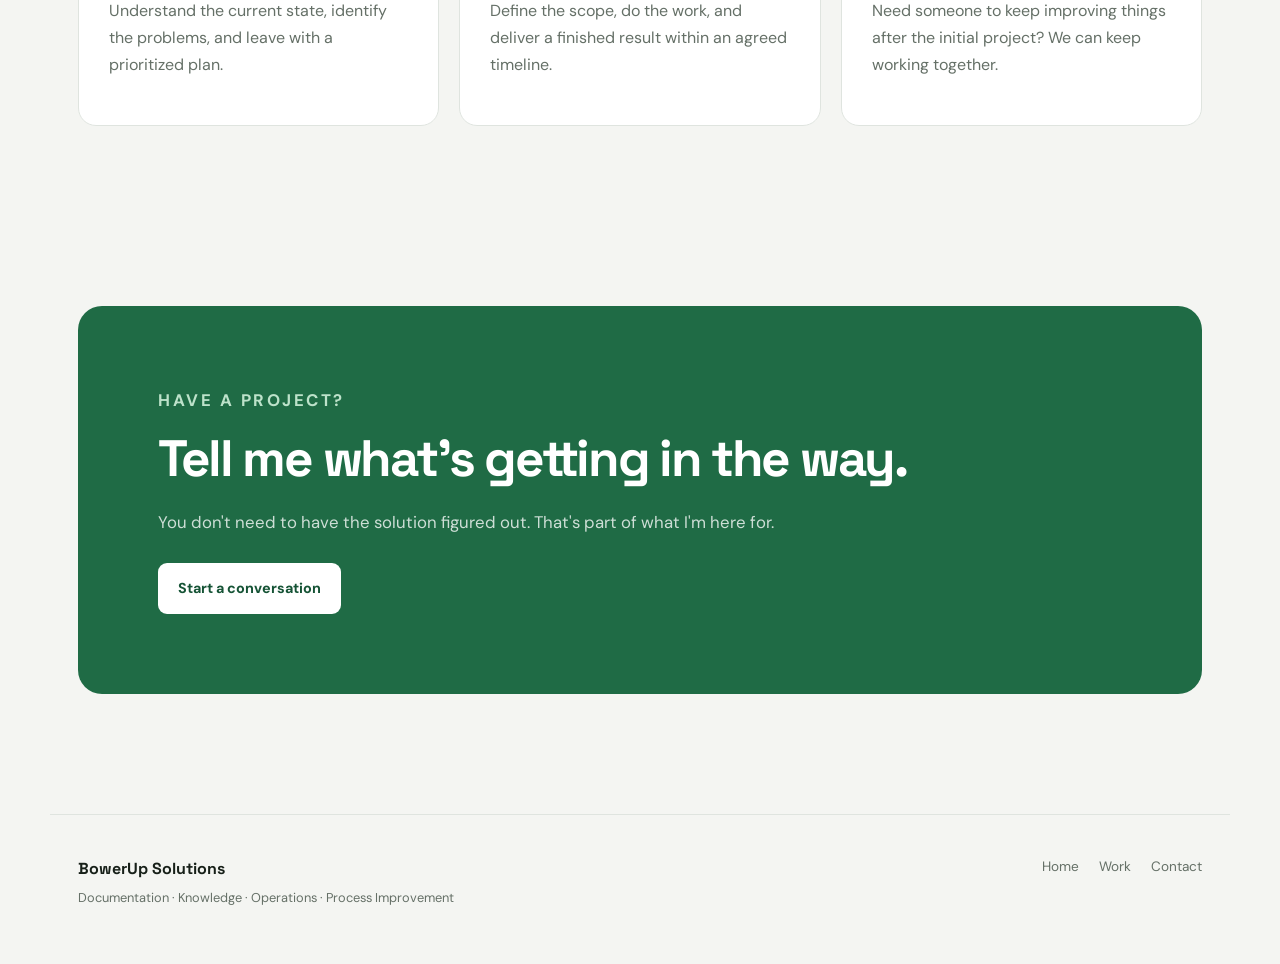
<file: services/index.html>
<!doctype html>
<html lang="en">

<head>

  <meta charset="utf-8">

  <meta
    name="viewport"
    content="width=device-width, initial-scale=1"
  >

  <meta
    name="description"
    content="Documentation, knowledge management, operations, and process improvement consulting from BowerUp Solutions."
  >

  <title>Services | BowerUp Solutions</title>

  <link rel="stylesheet" href="../styles.css">

  <link rel="preconnect" href="https://fonts.googleapis.com">
  <link rel="preconnect" href="https://fonts.gstatic.com" crossorigin>

  <link
    href="https://fonts.googleapis.com/css2?family=DM+Sans:wght@400;500;600;700&family=Space+Grotesk:wght@500;600;700&display=swap"
    rel="stylesheet"
  >

</head>


<body>

  <!-- NAVIGATION -->

  <nav class="top-nav">

    <div class="nav-inner">

      <a class="brand" href="../index.html">
        BowerUp<span> Solutions</span>
      </a>

      <div class="nav-links">

        <a href="../index.html">Home</a>

        <a href="../index.html#services">
          Services
        </a>

        <a href="../portfolio/index.html">
          Work
        </a>

        <a href="../index.html#about">
          About
        </a>

        <a
          href="mailto:jrbowermaster@gmail.com"
          class="nav-cta"
        >
          Let's Talk
        </a>

      </div>

      <button
        id="themeToggle"
        class="theme-toggle"
        aria-label="Toggle dark mode"
      >
        ◐
      </button>

    </div>

  </nav>


  <main>

    <!-- PAGE HERO -->

    <section class="page-hero section">

      <p class="eyebrow">SERVICES</p>

      <h1>
        Bring me the mess.
        <span>We'll figure it out.</span>
      </h1>

      <p class="page-intro">
        I focus on two areas: making information easier to use,
        and making work easier to do.
      </p>

    </section>


    <!-- DOCUMENTATION -->

    <section
      id="documentation"
      class="section service-detail"
    >

      <div class="service-detail-header">

        <div class="service-number">
          01
        </div>

        <div>

          <p class="eyebrow">
            DOCUMENTATION &amp; KNOWLEDGE
          </p>

          <h2>
            Make your organization's knowledge
            usable again.
          </h2>

        </div>

      </div>


      <div class="service-detail-grid">

        <div>

          <p class="large-copy">
            Documentation tends to grow organically. Eventually,
            nobody knows what's current, important, or where to find it.
          </p>

          <p>
            I can audit what you have, identify what's missing,
            restructure the information, rewrite what needs rewriting,
            and create a system your team can actually maintain.
          </p>

        </div>


        <div class="service-list">

          <h3>Typical projects</h3>

          <ul>

            <li>
              Documentation audits and cleanup
            </li>

            <li>
              Knowledge-base restructuring
            </li>

            <li>
              Technical documentation
            </li>

            <li>
              Process documentation and SOPs
            </li>

            <li>
              Internal and external user guides
            </li>

            <li>
              Information architecture
            </li>

            <li>
              Documentation migrations
            </li>

            <li>
              Documentation governance
            </li>

          </ul>

        </div>

      </div>


      <div class="deliverable-box">

        <h3>
          What you walk away with
        </h3>

        <div class="deliverable-grid">

          <div>
            <strong>01</strong>
            <p>
              A clearer information structure
            </p>
          </div>

          <div>
            <strong>02</strong>
            <p>
              Clean, useful documentation
            </p>
          </div>

          <div>
            <strong>03</strong>
            <p>
              Defined ownership and maintenance
            </p>
          </div>

          <div>
            <strong>04</strong>
            <p>
              A system your team can actually use
            </p>
          </div>

        </div>

      </div>

    </section>


    <!-- OPERATIONS -->

    <section
      id="operations"
      class="section service-detail"
    >

      <div class="service-detail-header">

        <div class="service-number">
          02
        </div>

        <div>

          <p class="eyebrow">
            OPERATIONS &amp; PROCESS
          </p>

          <h2>
            Make the work itself
            work better.
          </h2>

        </div>

      </div>


      <div class="service-detail-grid">

        <div>

          <p class="large-copy">
            Sometimes the problem isn't the people.
            It's the process.
          </p>

          <p>
            I'll work with the people involved to understand how
            the work actually happens, identify friction and
            unnecessary complexity, and help design a better way
            forward.
          </p>

        </div>


        <div class="service-list">

          <h3>Typical projects</h3>

          <ul>

            <li>
              Process and workflow analysis
            </li>

            <li>
              Operational assessments
            </li>

            <li>
              Workflow mapping and redesign
            </li>

            <li>
              Requirements gathering
            </li>

            <li>
              Cross-functional project support
            </li>

            <li>
              System and process implementation
            </li>

            <li>
              Operational documentation
            </li>

            <li>
              Process optimization
            </li>

          </ul>

        </div>

      </div>


      <div class="deliverable-box">

        <h3>
          What you walk away with
        </h3>

        <div class="deliverable-grid">

          <div>
            <strong>01</strong>
            <p>
              A clear picture of the current state
            </p>
          </div>

          <div>
            <strong>02</strong>
            <p>
              Identified bottlenecks and opportunities
            </p>
          </div>

          <div>
            <strong>03</strong>
            <p>
              A practical improvement plan
            </p>
          </div>

          <div>
            <strong>04</strong>
            <p>
              Support putting the solution into practice
            </p>
          </div>

        </div>

      </div>

    </section>


    <!-- ENGAGEMENT -->

    <section class="section engagement-section">

      <div class="section-heading">

        <p class="eyebrow">
          ENGAGEMENTS
        </p>

        <h2>
          The project can be as focused as the problem.
        </h2>

        <p>
          I work primarily on defined projects and short-term
          engagements, with the option for ongoing support when
          it makes sense.
        </p>

      </div>


      <div class="engagement-grid">

        <article class="engagement-card">

          <span>01</span>

          <h3>Assessment</h3>

          <p>
            Understand the current state, identify the problems,
            and leave with a prioritized plan.
          </p>

        </article>


        <article class="engagement-card">

          <span>02</span>

          <h3>Project</h3>

          <p>
            Define the scope, do the work, and deliver a
            finished result within an agreed timeline.
          </p>

        </article>


        <article class="engagement-card">

          <span>03</span>

          <h3>Ongoing Support</h3>

          <p>
            Need someone to keep improving things after the
            initial project? We can keep working together.
          </p>

        </article>

      </div>

    </section>


    <!-- CTA -->

    <section class="section contact-section">

      <div class="contact-box">

        <p class="eyebrow">
          HAVE A PROJECT?
        </p>

        <h2>
          Tell me what's getting in the way.
        </h2>

        <p>
          You don't need to have the solution figured out.
          That's part of what I'm here for.
        </p>

        <a
          href="mailto:jrbowermaster@gmail.com"
          class="button button-primary"
        >
          Start a conversation
        </a>

      </div>

    </section>

  </main>


  <footer class="site-footer">

    <div>

      <strong>
        BowerUp Solutions
      </strong>

      <p>
        Documentation · Knowledge · Operations · Process Improvement
      </p>

    </div>


    <div class="footer-links">

      <a href="../index.html">
        Home
      </a>

      <a href="../portfolio/index.html">
        Work
      </a>

      <a href="mailto:jrbowermaster@gmail.com">
        Contact
      </a>

    </div>

  </footer>


  <!-- DARK MODE -->

  <script>

    const toggle =
      document.getElementById("themeToggle");

    toggle.addEventListener("click", () => {

      document.body.classList.toggle("dark");

      if (
        document.body.classList.contains("dark")
      ) {

        localStorage.setItem(
          "theme",
          "dark"
        );

        toggle.textContent = "☀";

      } else {

        localStorage.setItem(
          "theme",
          "light"
        );

        toggle.textContent = "◐";

      }

    });


    const savedTheme =
      localStorage.getItem("theme");

    if (savedTheme === "dark") {

      document.body.classList.add("dark");

      toggle.textContent = "☀";

    }

  </script>

</body>
</html>
</file>
<file: styles.css>
/* =========================================================
   BowerUp Solutions
   Global Styles
========================================================= */


/* =========================================================
   VARIABLES
========================================================= */

:root {

  --bg: #f4f5f2;
  --surface: #ffffff;
  --surface-alt: #e9ece7;

  --text: #172019;
  --text-muted: #657067;

  --accent: #1f6b45;
  --accent-dark: #155335;
  --accent-light: #dcece2;

  --border: #dfe4df;

  --shadow:
    0 20px 50px rgba(17, 31, 22, 0.07);

  --shadow-small:
    0 8px 25px rgba(17, 31, 22, 0.06);

  --radius: 18px;

  --max-width: 1180px;

}


/* =========================================================
   RESET
========================================================= */

* {
  box-sizing: border-box;
}


html {
  scroll-behavior: smooth;
}


body {

  margin: 0;

  background: var(--bg);

  color: var(--text);

  font-family:
    "DM Sans",
    system-ui,
    -apple-system,
    BlinkMacSystemFont,
    "Segoe UI",
    sans-serif;

  line-height: 1.7;

  transition:
    background 0.25s ease,
    color 0.25s ease;

}


body::before {

  content: "";

  position: fixed;

  inset: 0;

  pointer-events: none;

  opacity: 0.025;

  background-image:
    radial-gradient(
      circle,
      #000 1px,
      transparent 1px
    );

  background-size: 18px 18px;

  z-index: -1;

}


img {
  max-width: 100%;
}


a {
  color: inherit;
}


/* =========================================================
   TYPOGRAPHY
========================================================= */

h1,
h2,
h3,
p {
  margin-top: 0;
}


h1,
h2,
h3,
.brand {

  font-family:
    "Space Grotesk",
    system-ui,
    sans-serif;

}


h1 {

  font-size:
    clamp(3.2rem, 8vw, 6.8rem);

  line-height: 0.95;

  letter-spacing: -0.065em;

  margin-bottom: 30px;

  font-weight: 700;

}


h1 span {
  display: block;
  color: var(--accent);
}


h2 {

  font-size:
    clamp(2rem, 4vw, 3.5rem);

  line-height: 1.05;

  letter-spacing: -0.045em;

  margin-bottom: 22px;

}


h3 {

  font-size: 1.35rem;

  line-height: 1.2;

  margin-bottom: 14px;

}


p {
  color: var(--text-muted);
}


.eyebrow {

  margin-bottom: 18px;

  color: var(--accent);

  font-size: 0.76rem;

  font-weight: 700;

  letter-spacing: 0.15em;

  text-transform: uppercase;

}


/* =========================================================
   NAVIGATION
========================================================= */

.top-nav {

  position: sticky;

  top: 0;

  z-index: 1000;

  background:
    rgba(244, 245, 242, 0.9);

  border-bottom:
    1px solid var(--border);

  backdrop-filter:
    blur(16px);

}


.nav-inner {

  max-width: var(--max-width);

  margin: 0 auto;

  padding:
    18px 28px;

  display: flex;

  align-items: center;

  gap: 30px;

}


.brand {

  margin-right: auto;

  text-decoration: none;

  font-size: 1.25rem;

  font-weight: 700;

  letter-spacing: -0.03em;

}


.brand span {
  font-weight: 500;
}


.nav-links {

  display: flex;

  align-items: center;

  gap: 8px;

}


.nav-links a {

  text-decoration: none;

  padding:
    8px 12px;

  border-radius: 8px;

  font-size: 0.9rem;

  font-weight: 600;

  color: var(--text-muted);

  transition:
    color 0.2s ease,
    background 0.2s ease;

}


.nav-links a:hover {

  color: var(--text);

  background:
    rgba(31, 107, 69, 0.08);

}


.nav-links .nav-cta {

  margin-left: 8px;

  background: var(--accent);

  color: white;

  padding:
    10px 16px;

}


.nav-links .nav-cta:hover {

  background:
    var(--accent-dark);

  color: white;

}


.theme-toggle {

  border: 1px solid var(--border);

  background: var(--surface);

  color: var(--text);

  width: 38px;

  height: 38px;

  padding: 0;

  border-radius: 50%;

  cursor: pointer;

  font-size: 1rem;

  display: grid;

  place-items: center;

  transition:
    transform 0.2s ease,
    background 0.2s ease;

}


.theme-toggle:hover {

  transform: rotate(15deg);

  background: var(--surface-alt);

}


/* =========================================================
   GENERAL LAYOUT
========================================================= */

.section {

  max-width: var(--max-width);

  margin:
    0 auto;

  padding:
    110px 28px;

}


.hero {

  min-height:
    calc(100vh - 75px);

  display: grid;

  grid-template-columns:
    minmax(0, 1.6fr)
    minmax(220px, 0.6fr);

  align-items: center;

  gap: 80px;

}


.hero-content {
  max-width: 850px;
}


.hero-text {

  max-width: 720px;

  font-size:
    clamp(1.1rem, 2vw, 1.35rem);

  line-height: 1.65;

  margin-bottom: 36px;

}


.hero-aside {

  border-left:
    1px solid var(--border);

  padding-left: 35px;

}


.hero-stat {

  display: flex;

  flex-direction: column;

  margin-bottom: 35px;

}


.hero-stat strong {

  font-family:
    "Space Grotesk",
    sans-serif;

  font-size: 2.5rem;

  line-height: 1;

  color: var(--accent);

}


.hero-stat span {

  color: var(--text-muted);

  font-size: 0.9rem;

  margin-top: 7px;

}


/* =========================================================
   BUTTONS
========================================================= */

.hero-actions {

  display: flex;

  flex-wrap: wrap;

  gap: 12px;

}


.button {

  display: inline-flex;

  align-items: center;

  justify-content: center;

  text-decoration: none;

  padding:
    13px 20px;

  border-radius: 9px;

  font-size: 0.9rem;

  font-weight: 700;

  transition:
    transform 0.2s ease,
    background 0.2s ease,
    border-color 0.2s ease;

}


.button:hover {

  transform:
    translateY(-2px);

}


.button-primary {

  background:
    var(--accent);

  color:
    white;

}


.button-primary:hover {

  background:
    var(--accent-dark);

}


.button-secondary {

  background:
    var(--surface);

  color:
    var(--text);

  border:
    1px solid var(--border);

}


.button-secondary:hover {

  border-color:
    var(--accent);

}


/* =========================================================
   SECTION HEADINGS
========================================================= */

.section-heading {

  max-width: 720px;

  margin-bottom: 55px;

}


.section-heading > p:last-child {

  font-size: 1.08rem;

  max-width: 650px;

}


.split-heading {

  max-width: none;

  display: flex;

  justify-content: space-between;

  align-items: end;

  gap: 40px;

}


/* =========================================================
   SERVICES
========================================================= */

.service-grid {

  display: grid;

  grid-template-columns:
    repeat(2, 1fr);

  gap: 24px;

}


.service-card {

  background:
    var(--surface);

  border:
    1px solid var(--border);

  border-radius:
    var(--radius);

  padding:
    38px;

  box-shadow:
    var(--shadow-small);

  transition:
    transform 0.25s ease,
    box-shadow 0.25s ease;

}


.service-card:hover {

  transform:
    translateY(-5px);

  box-shadow:
    var(--shadow);

}


.service-number {

  font-family:
    "Space Grotesk",
    sans-serif;

  font-size:
    0.8rem;

  font-weight:
    700;

  color:
    var(--accent);

  margin-bottom:
    25px;

}


.service-card h3 {

  font-size:
    clamp(1.5rem, 2.5vw, 2rem);

  margin-bottom:
    18px;

}


.service-lead {

  font-size:
    1.05rem;

  color:
    var(--text);

  margin-bottom:
    25px;

}


.service-card ul {

  margin:
    0 0 30px;

  padding-left:
    20px;

}


.service-card li {

  margin:
    8px 0;

  color:
    var(--text-muted);

}


.text-link {

  display:
    inline-block;

  color:
    var(--accent);

  text-decoration:
    none;

  font-weight:
    700;

  font-size:
    0.9rem;

}


.text-link:hover {

  color:
    var(--accent-dark);

}


/* =========================================================
   PROCESS
========================================================= */

.process-section {

  border-top:
    1px solid var(--border);

}


.process-grid {

  display:
    grid;

  grid-template-columns:
    repeat(4, 1fr);

  gap:
    25px;

}


.process-step {

  border-top:
    2px solid var(--accent);

  padding-top:
    18px;

}


.process-step span {

  color:
    var(--accent);

  font-family:
    "Space Grotesk",
    sans-serif;

  font-weight:
    700;

  font-size:
    0.8rem;

}


.process-step h3 {

  margin-top:
    15px;

}


/* =========================================================
   CREDIBILITY
========================================================= */

.credibility-section {

  background:
    var(--surface-alt);

  max-width:
    none;

  padding-left:
    max(28px, calc((100% - var(--max-width)) / 2 + 28px));

  padding-right:
    max(28px, calc((100% - var(--max-width)) / 2 + 28px));

}


.credibility-content {

  max-width:
    var(--max-width);

  margin:
    0 auto;

  display:
    grid;

  grid-template-columns:
    1fr 1fr;

  gap:
    90px;

}


.credibility-copy p {

  font-size:
    1.05rem;

}


.tool-list {

  display:
    flex;

  flex-wrap:
    wrap;

  gap:
    8px;

  margin-top:
    30px;

}


.tool-list span {

  background:
    var(--surface);

  border:
    1px solid var(--border);

  padding:
    6px 10px;

  border-radius:
    6px;

  font-size:
    0.75rem;

  font-weight:
    600;

  color:
    var(--text-muted);

}


/* =========================================================
   WORK
========================================================= */

.work-grid {

  display:
    grid;

  grid-template-columns:
    repeat(2, 1fr);

  gap:
    24px;

}


.work-card {

  background:
    var(--surface);

  border:
    1px solid var(--border);

  padding:
    32px;

  border-radius:
    var(--radius);

}


.work-category {

  font-size:
    0.7rem;

  font-weight:
    700;

  letter-spacing:
    0.13em;

  color:
    var(--accent);

  margin-bottom:
    20px;

}


.work-card h3 {

  font-size:
    1.6rem;

}


.work-card p {

  margin-bottom:
    25px;

}


/* =========================================================
   PAGE HERO
========================================================= */

.page-hero {

  padding-top:
    100px;

  padding-bottom:
    70px;

}


.page-hero h1 {

  max-width:
    1000px;

}


.page-intro {

  max-width:
    720px;

  font-size:
    1.2rem;

}


/* =========================================================
   SERVICE DETAIL
========================================================= */

.service-detail {

  border-top:
    1px solid var(--border);

}


.service-detail-header {

  display:
    grid;

  grid-template-columns:
    80px 1fr;

  gap:
    30px;

  align-items:
    start;

  margin-bottom:
    60px;

}


.service-detail-header .service-number {

  font-size:
    1rem;

  margin-top:
    7px;

}


.service-detail-header h2 {

  max-width:
    850px;

}


.service-detail-grid {

  display:
    grid;

  grid-template-columns:
    1fr 1fr;

  gap:
    90px;

}


.large-copy {

  color:
    var(--text);

  font-size:
    1.4rem;

  line-height:
    1.5;

}


.service-list h3 {

  font-size:
    1rem;

  text-transform:
    uppercase;

  letter-spacing:
    0.08em;

}


.service-list ul {

  padding-left:
    20px;

}


.service-list li {

  margin:
    12px 0;

}


/* =========================================================
   DELIVERABLES
========================================================= */

.deliverable-box {

  margin-top:
    70px;

  background:
    var(--surface-alt);

  border-radius:
    var(--radius);

  padding:
    35px;

}


.deliverable-grid {

  display:
    grid;

  grid-template-columns:
    repeat(4, 1fr);

  gap:
    25px;

}


.deliverable-grid strong {

  font-family:
    "Space Grotesk",
    sans-serif;

  color:
    var(--accent);

}


.deliverable-grid p {

  margin-top:
    8px;

  font-size:
    0.9rem;

}


/* =========================================================
   ENGAGEMENTS
========================================================= */

.engagement-section {

  border-top:
    1px solid var(--border);

}


.engagement-grid {

  display:
    grid;

  grid-template-columns:
    repeat(3, 1fr);

  gap:
    20px;

}


.engagement-card {

  border:
    1px solid var(--border);

  background:
    var(--surface);

  padding:
    30px;

  border-radius:
    var(--radius);

}


.engagement-card span {

  color:
    var(--accent);

  font-family:
    "Space Grotesk",
    sans-serif;

  font-weight:
    700;

}


/* =========================================================
   CASE STUDIES
========================================================= */

.case-study {

  border-top:
    1px solid var(--border);

  padding:
    75px 0;

}


.case-study:last-child {

  border-bottom:
    1px solid var(--border);

}


.case-study-meta {

  display:
    flex;

  flex-wrap:
    wrap;

  gap:
    10px;

  margin-bottom:
    20px;

}


.case-study-meta span {

  color:
    var(--accent);

  font-size:
    0.7rem;

  font-weight:
    700;

  letter-spacing:
    0.1em;

}


.case-study h2 {

  max-width:
    800px;

}


.case-study-grid {

  display:
    grid;

  grid-template-columns:
    repeat(3, 1fr);

  gap:
    35px;

  margin-top:
    45px;

}


.case-study-grid h3 {

  font-size:
    0.85rem;

  text-transform:
    uppercase;

  letter-spacing:
    0.08em;

  color:
    var(--accent);

}


.case-study-tags {

  display:
    flex;

  flex-wrap:
    wrap;

  gap:
    8px;

  margin-top:
    40px;

}


.case-study-tags span {

  padding:
    6px 10px;

  border:
    1px solid var(--border);

  border-radius:
    6px;

  font-size:
    0.75rem;

  color:
    var(--text-muted);

}


/* =========================================================
   CONTACT
========================================================= */

.contact-section {

  padding-top:
    70px;

  padding-bottom:
    120px;

}


.contact-box {

  background:
    var(--accent);

  color:
    white;

  border-radius:
    24px;

  padding:
    clamp(35px, 7vw, 80px);

}


.contact-box .eyebrow {

  color:
    #bde2ca;

}


.contact-box h2 {

  max-width:
    750px;

}


.contact-box p {

  color:
    rgba(255, 255, 255, 0.78);

  max-width:
    650px;

  font-size:
    1.05rem;

}


.contact-box .button-primary {

  background:
    white;

  color:
    var(--accent-dark);

  margin-top:
    10px;

}


.contact-box .button-primary:hover {

  background:
    #edf5ef;

}


/* =========================================================
   FOOTER
========================================================= */

.site-footer {

  max-width:
    var(--max-width);

  margin:
    0 auto;

  padding:
    40px 28px 55px;

  display:
    flex;

  justify-content:
    space-between;

  gap:
    40px;

  border-top:
    1px solid var(--border);

}


.site-footer strong {

  font-family:
    "Space Grotesk",
    sans-serif;

}


.site-footer p {

  margin:
    5px 0 0;

  font-size:
    0.8rem;

}


.footer-links {

  display:
    flex;

  gap:
    20px;

}


.footer-links a {

  text-decoration:
    none;

  color:
    var(--text-muted);

  font-size:
    0.85rem;

}


.footer-links a:hover {

  color:
    var(--accent);

}


/* =========================================================
   DARK MODE
========================================================= */

body.dark {

  --bg: #111512;

  --surface: #191e1a;

  --surface-alt: #202721;

  --text: #edf3ee;

  --text-muted: #a6b2a9;

  --accent: #72c493;

  --accent-dark: #9ad9b0;

  --accent-light: #20372a;

  --border: #303831;

  --shadow:
    0 20px 50px rgba(0, 0, 0, 0.25);

}


body.dark .top-nav {

  background:
    rgba(17, 21, 18, 0.9);

}


body.dark .button-secondary {

  color:
    var(--text);

}


body.dark .contact-box {

  background:
    #1f6b45;

}


body.dark .contact-box .button-primary {

  color:
    #173b27;

}


/* =========================================================
   RESPONSIVE
========================================================= */

@media (max-width: 900px) {

  .nav-links a:not(.nav-cta) {

    display: none;

  }


  .hero {

    grid-template-columns:
      1fr;

    min-height:
      auto;

    padding-top:
      90px;

    gap:
      60px;

  }


  .hero-aside {

    border-left:
      none;

    border-top:
      1px solid var(--border);

    padding:
      30px 0 0;

    display:
      grid;

    grid-template-columns:
      repeat(3, 1fr);

    gap:
      20px;

  }


  .service-grid,
  .work-grid {

    grid-template-columns:
      1fr;

  }


  .process-grid {

    grid-template-columns:
      repeat(2, 1fr);

  }


  .credibility-content {

    grid-template-columns:
      1fr;

    gap:
      40px;

  }


  .service-detail-grid {

    grid-template-columns:
      1fr;

    gap:
      45px;

  }


  .case-study-grid {

    grid-template-columns:
      1fr;

    gap:
      20px;

  }


  .deliverable-grid {

    grid-template-columns:
      repeat(2, 1fr);

  }


  .engagement-grid {

    grid-template-columns:
      1fr;

  }


  .split-heading {

    align-items:
      start;

    flex-direction:
      column;

  }

}


@media (max-width: 600px) {

  .nav-inner {

    padding:
      15px 18px;

  }


  .brand span {

    display:
      none;

  }


  .section {

    padding:
      75px 20px;

  }


  h1 {

    font-size:
      clamp(2.9rem, 15vw, 4.5rem);

  }


  h2 {

    font-size:
      2.2rem;

  }


  .hero-aside {

    grid-template-columns:
      1fr;

  }


  .service-card {

    padding:
      28px;

  }


  .process-grid {

    grid-template-columns:
      1fr;

  }


  .service-detail-header {

    grid-template-columns:
      1fr;

    gap:
      10px;

  }


  .deliverable-grid {

    grid-template-columns:
      1fr;

  }


  .site-footer {

    flex-direction:
      column;

  }


  .footer-links {

    flex-wrap:
      wrap;

  }


  .contact-box {

    padding:
      35px 25px;

  }

}
</file>
